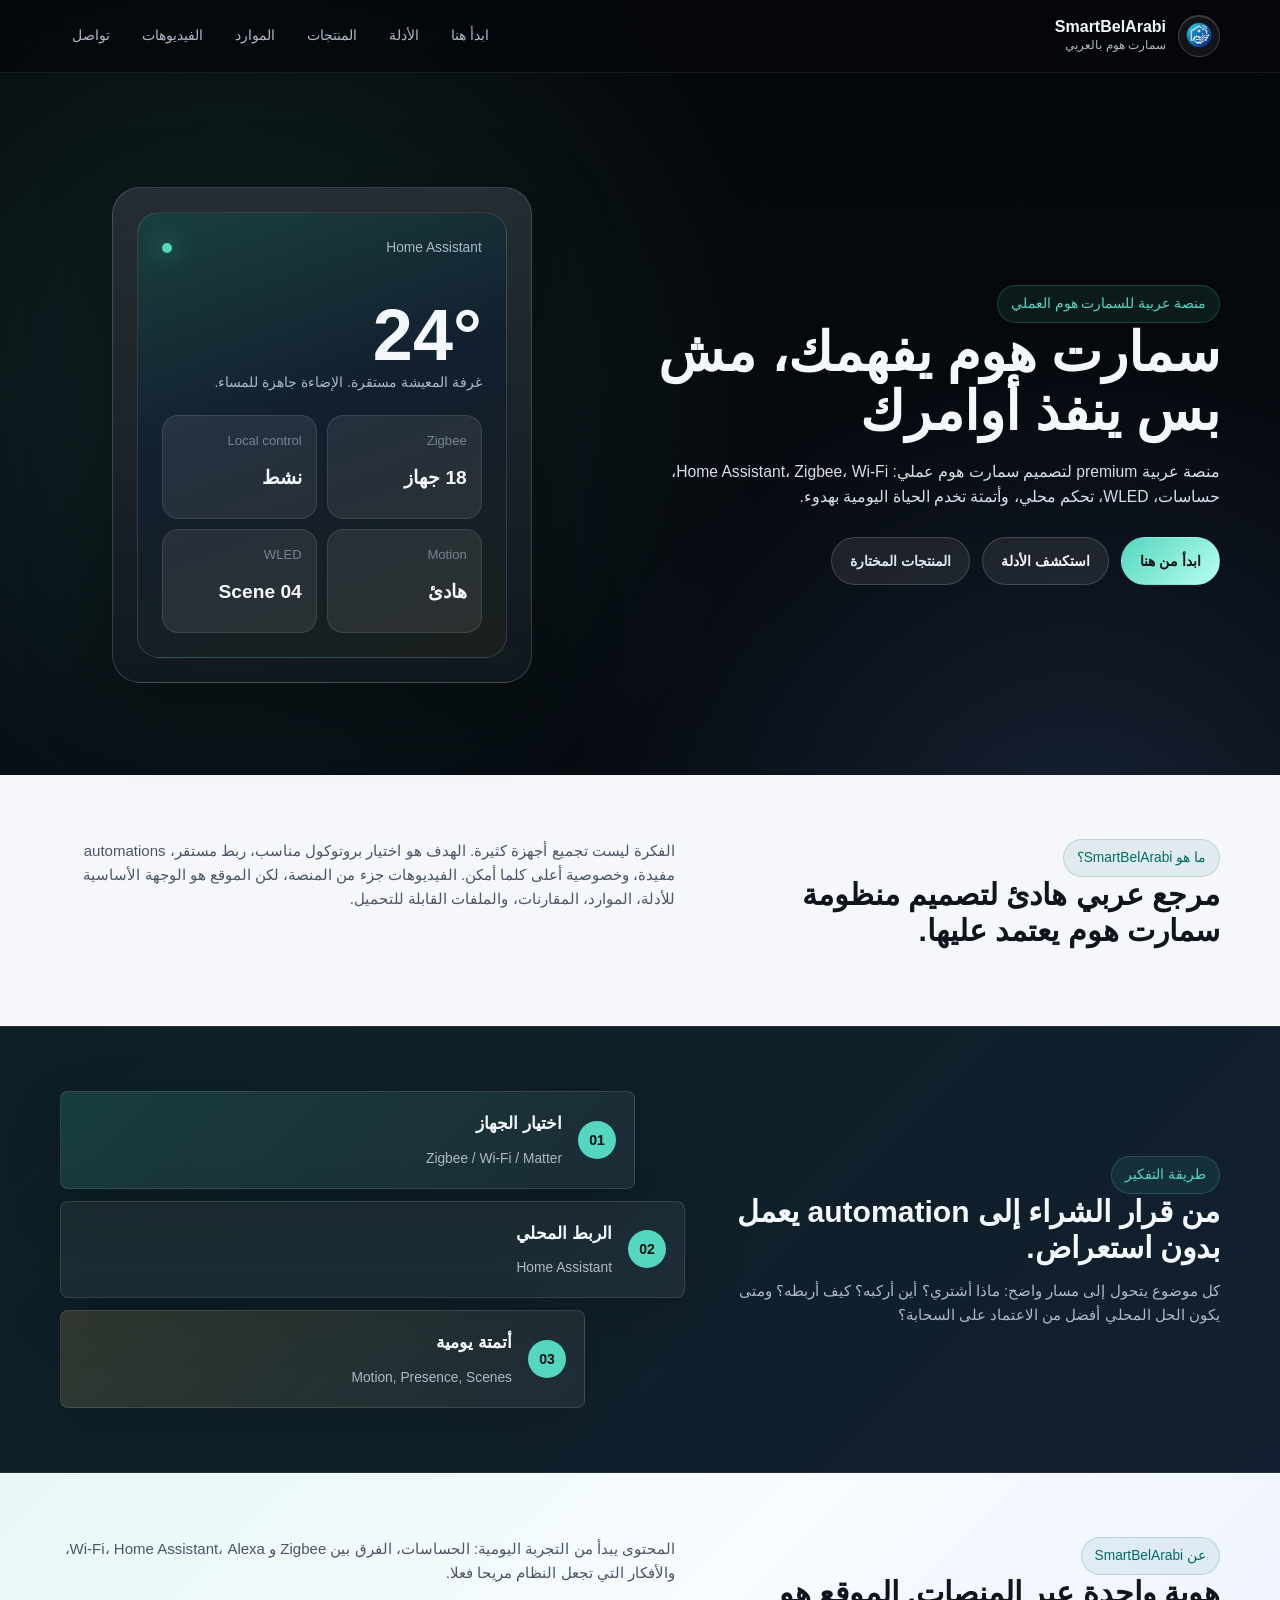
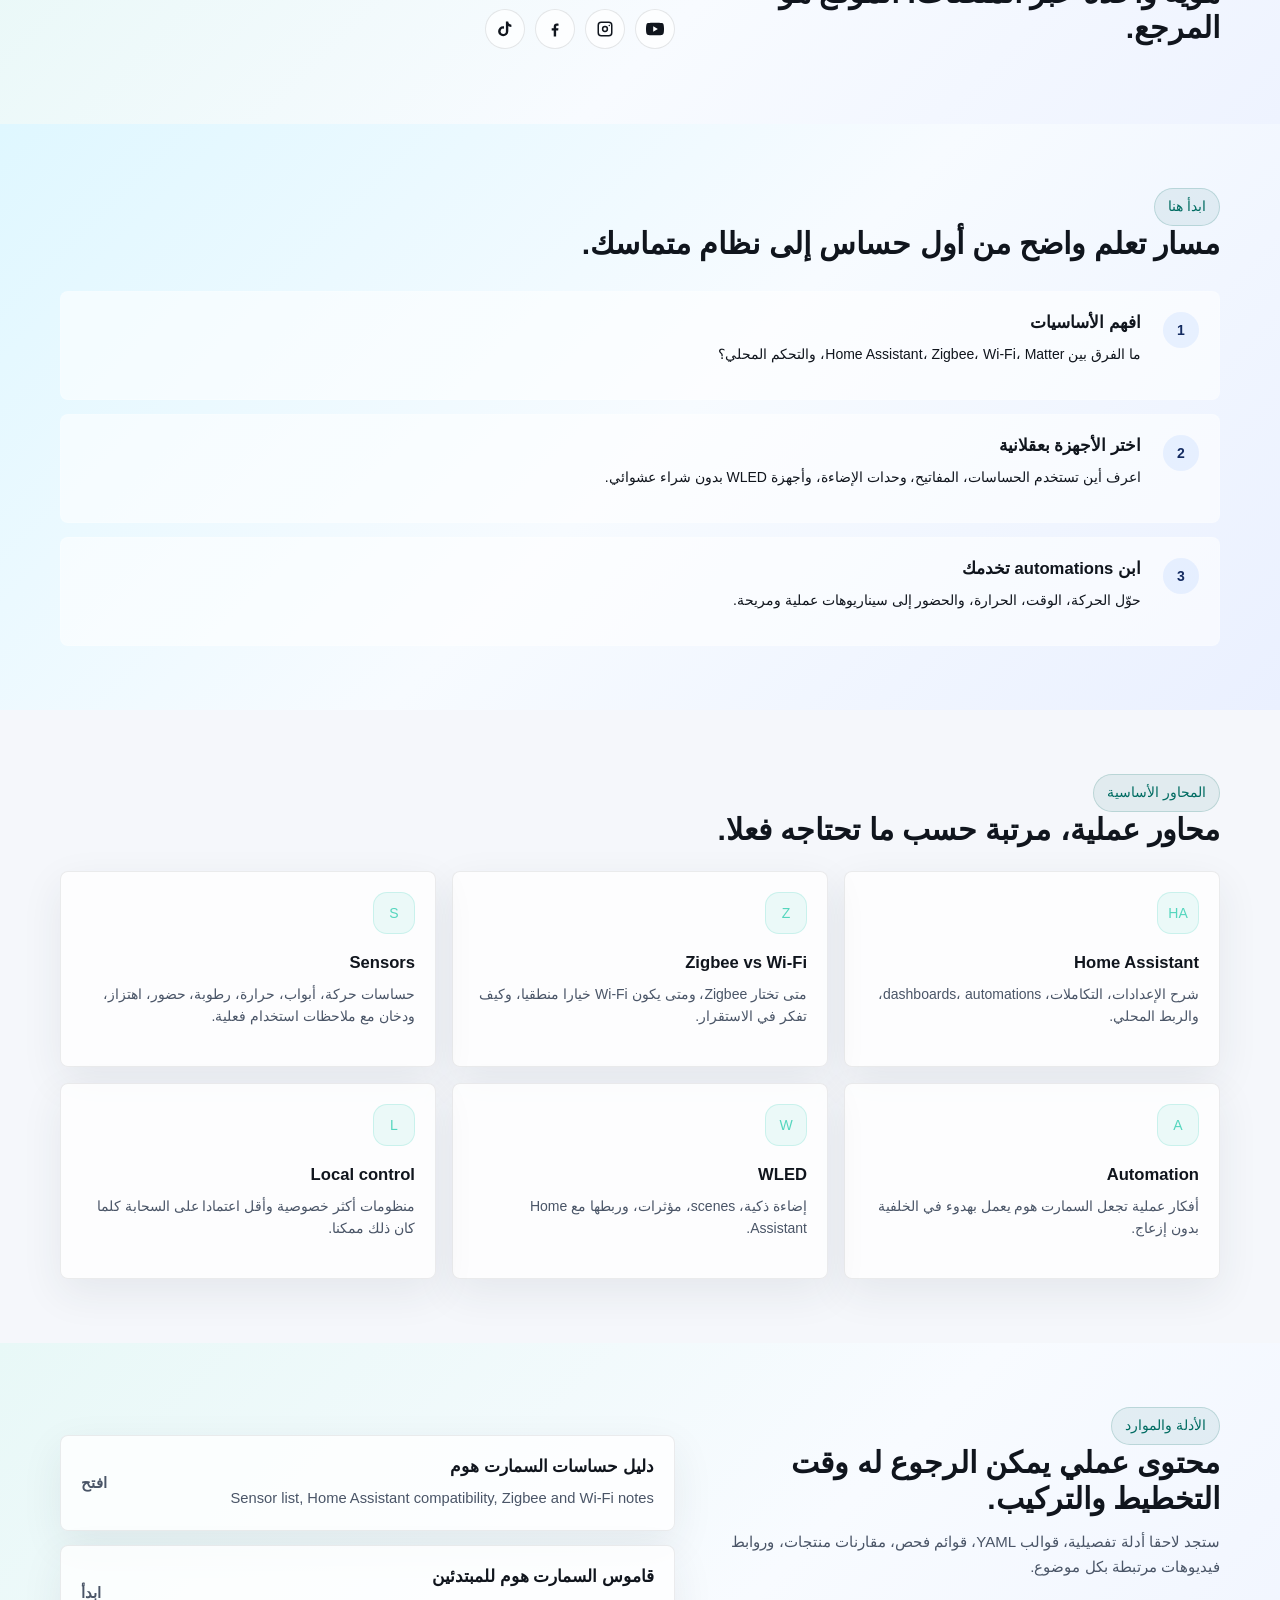
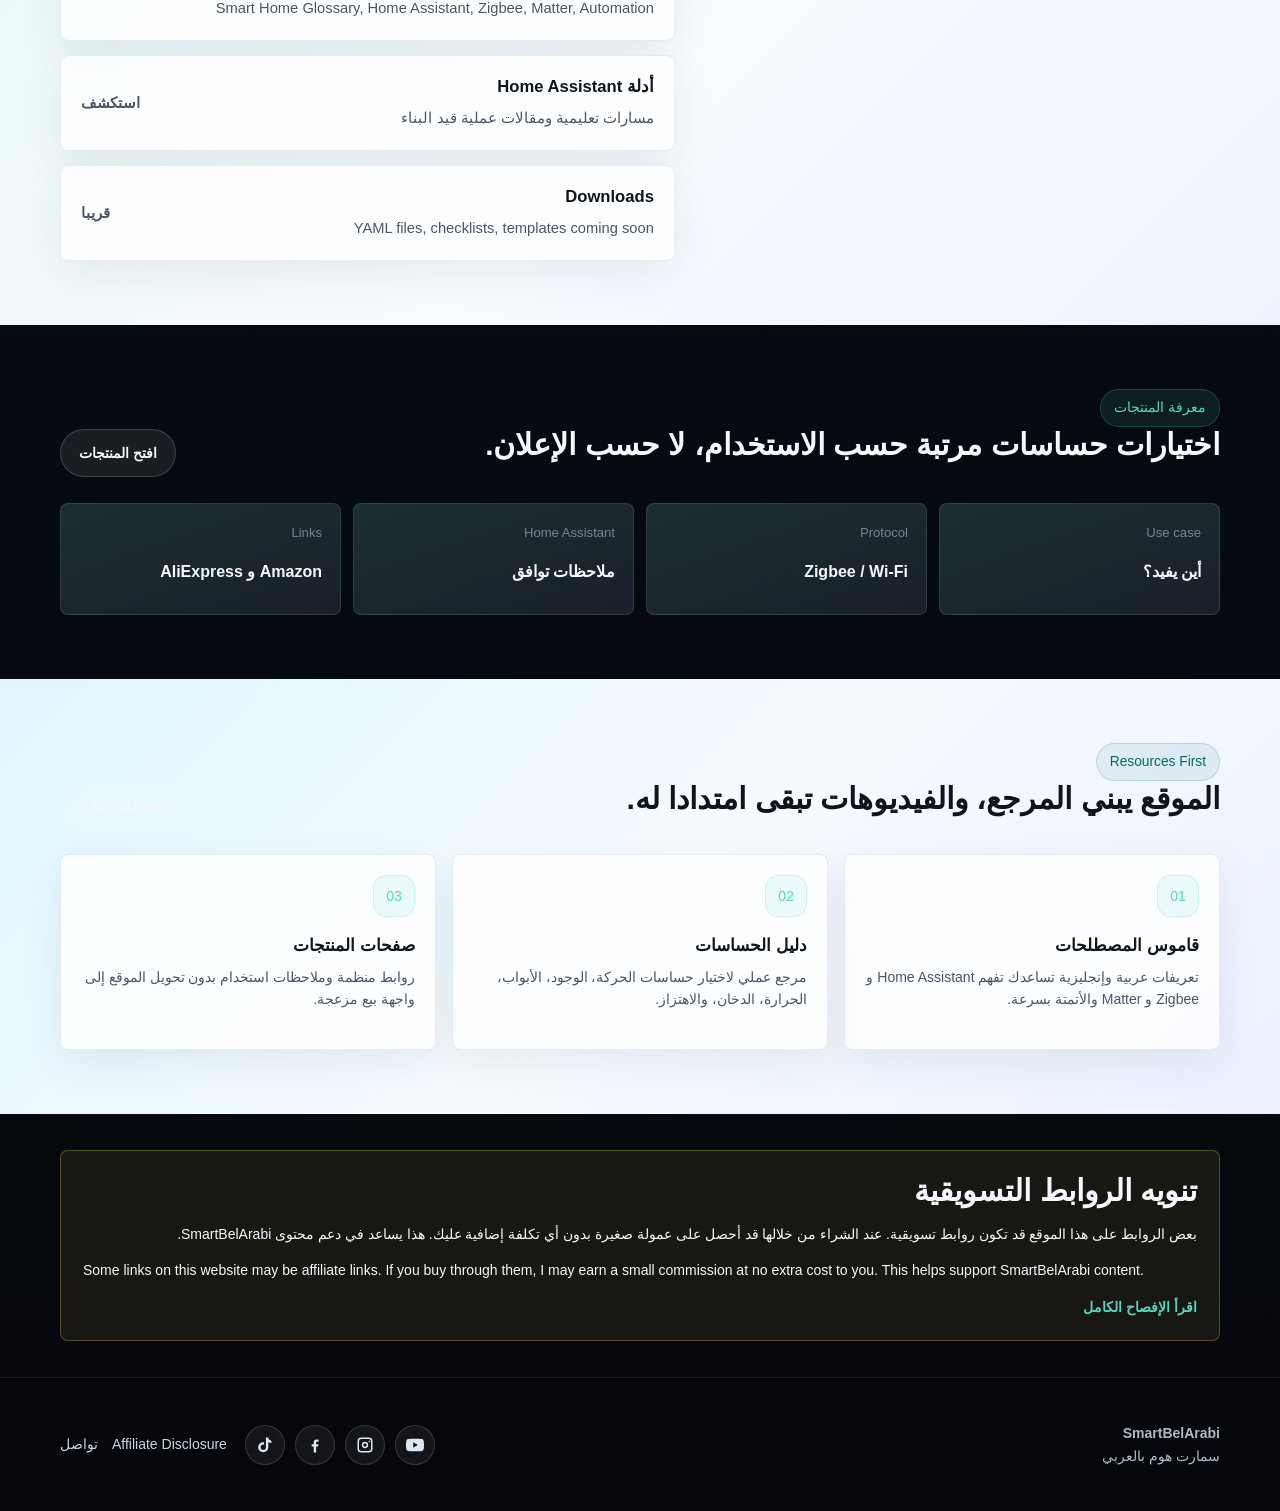
<file: index.html>
<!doctype html>
<html lang="ar" dir="rtl">
<head>
  <meta charset="utf-8">
  <meta name="viewport" content="width=device-width, initial-scale=1">
  <title>SmartBelArabi | سمارت هوم بالعربي، Home Assistant، Zigbee، Automation</title>
  <meta name="description" content="SmartBelArabi منصة عربية premium لفهم وبناء سمارت هوم عملي باستخدام Home Assistant، Zigbee، Wi-Fi، Sensors، WLED، Local control، Matter، والأتمتة.">
  <link rel="stylesheet" href="style.css">
</head>
<body>
  <header class="site-header">
    <div class="nav-shell">
      <a class="brand" href="index.html" aria-label="SmartBelArabi الرئيسية">
        <span class="brand-mark"><img src="assets/smart-bel-logo-white.png" alt="SmartBelArabi logo"></span>
        <span class="brand-text"><strong>SmartBelArabi</strong><span>سمارت هوم بالعربي</span></span>
      </a>
      <button class="menu-toggle" type="button" aria-label="فتح القائمة" aria-expanded="false"><span></span><span></span><span></span></button>
      <nav class="nav-links" aria-label="التنقل الرئيسي">
        <a href="pages/start-here.html">ابدأ هنا</a>
        <a href="guides/index.html">الأدلة</a>
        <a href="products/index.html">المنتجات</a>
        <a href="resources/index.html">الموارد</a>
        <a href="pages/videos.html">الفيديوهات</a>
        <a href="pages/contact.html">تواصل</a>
      </nav>
    </div>
  </header>

  <main>
    <section class="hero">
      <div class="section-inner hero-grid">
        <div>
          <span class="eyebrow">منصة عربية للسمارت هوم العملي</span>
          <h1>سمارت هوم يفهمك، مش بس ينفذ أوامرك</h1>
          <p class="lead">منصة عربية premium لتصميم سمارت هوم عملي: Home Assistant، Zigbee، Wi-Fi، حساسات، WLED، تحكم محلي، وأتمتة تخدم الحياة اليومية بهدوء.</p>
          <div class="actions">
            <a class="button primary" href="pages/start-here.html">ابدأ من هنا</a>
            <a class="button" href="guides/index.html">استكشف الأدلة</a>
            <a class="button ghost" href="products/index.html">المنتجات المختارة</a>
          </div>
        </div>
        <div class="device-stage" aria-hidden="true">
          <div class="device-panel">
            <div class="device-screen">
              <div class="screen-top"><span>Home Assistant</span><span class="status-dot"></span></div>
              <div class="metric"><strong>24°</strong><span>غرفة المعيشة مستقرة. الإضاءة جاهزة للمساء.</span></div>
              <div class="mini-grid">
                <div class="mini-card"><span>Zigbee</span><strong>18 جهاز</strong></div>
                <div class="mini-card"><span>Local control</span><strong>نشط</strong></div>
                <div class="mini-card"><span>Motion</span><strong>هادئ</strong></div>
                <div class="mini-card"><span>WLED</span><strong>Scene 04</strong></div>
              </div>
            </div>
          </div>
        </div>
      </div>
    </section>

    <section class="section light-surface">
      <div class="section-inner split">
        <div>
          <span class="eyebrow">ما هو SmartBelArabi؟</span>
          <h2>مرجع عربي هادئ لتصميم منظومة سمارت هوم يعتمد عليها.</h2>
        </div>
        <div>
          <p class="section-copy">الفكرة ليست تجميع أجهزة كثيرة. الهدف هو اختيار بروتوكول مناسب، ربط مستقر، automations مفيدة، وخصوصية أعلى كلما أمكن. الفيديوهات جزء من المنصة، لكن الموقع هو الوجهة الأساسية للأدلة، الموارد، المقارنات، والملفات القابلة للتحميل.</p>
        </div>
      </div>
    </section>

    <section class="section visual-band">
      <div class="section-inner visual-grid">
        <div>
          <span class="eyebrow">طريقة التفكير</span>
          <h2>من قرار الشراء إلى automation يعمل بدون استعراض.</h2>
          <p class="section-copy">كل موضوع يتحول إلى مسار واضح: ماذا أشتري؟ أين أركبه؟ كيف أربطه؟ ومتى يكون الحل المحلي أفضل من الاعتماد على السحابة؟</p>
        </div>
        <div class="flow-panel" aria-hidden="true">
          <div class="flow-card is-lit"><span>01</span><strong>اختيار الجهاز</strong><em>Zigbee / Wi-Fi / Matter</em></div>
          <div class="flow-card"><span>02</span><strong>الربط المحلي</strong><em>Home Assistant</em></div>
          <div class="flow-card is-warm"><span>03</span><strong>أتمتة يومية</strong><em>Motion, Presence, Scenes</em></div>
        </div>
      </div>
    </section>

    <section class="section mist-surface">
      <div class="section-inner split">
        <div>
          <span class="eyebrow">عن SmartBelArabi</span>
          <h2>هوية واحدة عبر المنصات. الموقع هو المرجع.</h2>
        </div>
        <div>
          <p class="section-copy">المحتوى يبدأ من التجربة اليومية: الحساسات، الفرق بين Zigbee و Wi-Fi، Home Assistant، Alexa، والأفكار التي تجعل النظام مريحا فعلا.</p>
          <div class="social-icon-links social-links" aria-label="روابط SmartBelArabi الاجتماعية">
            <a class="social-icon social-youtube" href="https://www.youtube.com/@smartbelarabi" aria-label="YouTube"><svg viewBox="0 0 24 24" aria-hidden="true"><path d="M23.5 6.2a3 3 0 0 0-2.1-2.1C19.5 3.6 12 3.6 12 3.6s-7.5 0-9.4.5A3 3 0 0 0 .5 6.2 31 31 0 0 0 0 12a31 31 0 0 0 .5 5.8 3 3 0 0 0 2.1 2.1c1.9.5 9.4.5 9.4.5s7.5 0 9.4-.5a3 3 0 0 0 2.1-2.1A31 31 0 0 0 24 12a31 31 0 0 0-.5-5.8zM9.6 15.6V8.4L15.8 12l-6.2 3.6z"/></svg></a>
            <a class="social-icon social-instagram" href="https://instagram.com/smartbelarabi" aria-label="Instagram"><svg viewBox="0 0 24 24" aria-hidden="true"><path d="M7 2h10a5 5 0 0 1 5 5v10a5 5 0 0 1-5 5H7a5 5 0 0 1-5-5V7a5 5 0 0 1 5-5zm0 2a3 3 0 0 0-3 3v10a3 3 0 0 0 3 3h10a3 3 0 0 0 3-3V7a3 3 0 0 0-3-3H7zm5 3.8A4.2 4.2 0 1 1 12 16.2 4.2 4.2 0 0 1 12 7.8zm0 2A2.2 2.2 0 1 0 12 14.2 2.2 2.2 0 0 0 12 9.8zM17.7 6.3a1 1 0 1 1-1 1 1 1 0 0 1 1-1z"/></svg></a>
            <a class="social-icon social-facebook" href="https://www.facebook.com/smartBelArabi" aria-label="Facebook"><svg viewBox="0 0 24 24" aria-hidden="true"><path d="M13.5 22v-8h2.7l.4-3h-3.1V9.1c0-.9.2-1.5 1.5-1.5h1.7V4.9c-.3 0-1.3-.1-2.4-.1-2.4 0-4 1.5-4 4.1V11H7.6v3h2.7v8h3.2z"/></svg></a>
            <a class="social-icon social-tiktok" href="https://www.tiktok.com/@smarthomebelarabi?_r=1&_t=ZS-96xCfoLJYSC" aria-label="TikTok"><svg viewBox="0 0 24 24" aria-hidden="true"><path d="M16.3 2c.3 2.5 1.7 4 4.2 4.2v3.2a7.7 7.7 0 0 1-4.1-1.3v6.9A6.8 6.8 0 1 1 9.6 8.2c.4 0 .7 0 1.1.1v3.4a3.5 3.5 0 1 0 2.5 3.3V2h3.1z"/></svg></a>
          </div>
        </div>
      </div>
    </section>

    <section class="section blue-surface">
      <div class="section-inner">
        <span class="eyebrow">ابدأ هنا</span>
        <h2>مسار تعلم واضح من أول حساس إلى نظام متماسك.</h2>
        <ol class="number-list">
          <li><div><h3>افهم الأساسيات</h3><p>ما الفرق بين Home Assistant، Zigbee، Wi-Fi، Matter، والتحكم المحلي؟</p></div></li>
          <li><div><h3>اختر الأجهزة بعقلانية</h3><p>اعرف أين تستخدم الحساسات، المفاتيح، وحدات الإضاءة، وأجهزة WLED بدون شراء عشوائي.</p></div></li>
          <li><div><h3>ابن automations تخدمك</h3><p>حوّل الحركة، الوقت، الحرارة، والحضور إلى سيناريوهات عملية ومريحة.</p></div></li>
        </ol>
      </div>
    </section>

    <section class="section light-surface">
      <div class="section-inner">
        <span class="eyebrow">المحاور الأساسية</span>
        <h2>محاور عملية، مرتبة حسب ما تحتاجه فعلا.</h2>
        <div class="card-grid">
          <article class="card"><div class="icon">HA</div><h3>Home Assistant</h3><p>شرح الإعدادات، التكاملات، dashboards، automations، والربط المحلي.</p></article>
          <article class="card"><div class="icon">Z</div><h3>Zigbee vs Wi-Fi</h3><p>متى تختار Zigbee، ومتى يكون Wi-Fi خيارا منطقيا، وكيف تفكر في الاستقرار.</p></article>
          <article class="card"><div class="icon">S</div><h3>Sensors</h3><p>حساسات حركة، أبواب، حرارة، رطوبة، حضور، اهتزاز، ودخان مع ملاحظات استخدام فعلية.</p></article>
          <article class="card"><div class="icon">A</div><h3>Automation</h3><p>أفكار عملية تجعل السمارت هوم يعمل بهدوء في الخلفية بدون إزعاج.</p></article>
          <article class="card"><div class="icon">W</div><h3>WLED</h3><p>إضاءة ذكية، scenes، مؤثرات، وربطها مع Home Assistant.</p></article>
          <article class="card"><div class="icon">L</div><h3>Local control</h3><p>منظومات أكثر خصوصية وأقل اعتمادا على السحابة كلما كان ذلك ممكنا.</p></article>
        </div>
      </div>
    </section>

    <section class="section mist-surface">
      <div class="section-inner split">
        <div>
          <span class="eyebrow">الأدلة والموارد</span>
          <h2>محتوى عملي يمكن الرجوع له وقت التخطيط والتركيب.</h2>
          <p class="section-copy">ستجد لاحقا أدلة تفصيلية، قوالب YAML، قوائم فحص، مقارنات منتجات، وروابط فيديوهات مرتبطة بكل موضوع.</p>
        </div>
        <div class="resource-list">
          <a class="resource-row" href="resources/sensors.html"><div><h3>دليل حساسات السمارت هوم</h3><span>Sensor list, Home Assistant compatibility, Zigbee and Wi-Fi notes</span></div><span class="placeholder-link">افتح</span></a>
          <a class="resource-row" href="resources/glossary.html"><div><h3>قاموس السمارت هوم للمبتدئين</h3><span>Smart Home Glossary, Home Assistant, Zigbee, Matter, Automation</span></div><span class="placeholder-link">ابدأ</span></a>
          <a class="resource-row" href="guides/index.html"><div><h3>أدلة Home Assistant</h3><span>مسارات تعليمية ومقالات عملية قيد البناء</span></div><span class="placeholder-link">استكشف</span></a>
          <a class="resource-row" href="downloads/index.html"><div><h3>Downloads</h3><span>YAML files, checklists, templates coming soon</span></div><span class="placeholder-link">قريبا</span></a>
        </div>
      </div>
    </section>

    <section class="section">
      <div class="section-inner">
        <div class="section-head">
          <div>
            <span class="eyebrow">معرفة المنتجات</span>
            <h2>اختيارات حساسات مرتبة حسب الاستخدام، لا حسب الإعلان.</h2>
          </div>
          <a class="button" href="products/index.html">افتح المنتجات</a>
        </div>
        <div class="feature-strip">
          <div><span>Use case</span><strong>أين يفيد؟</strong></div>
          <div><span>Protocol</span><strong>Zigbee / Wi-Fi</strong></div>
          <div><span>Home Assistant</span><strong>ملاحظات توافق</strong></div>
          <div><span>Links</span><strong>Amazon و AliExpress</strong></div>
        </div>
      </div>
    </section>

    <section class="section blue-surface">
      <div class="section-inner">
        <div class="section-head">
          <div>
            <span class="eyebrow">Resources First</span>
            <h2>الموقع يبني المرجع، والفيديوهات تبقى امتدادا له.</h2>
          </div>
          <a class="button" href="pages/videos.html">مكتبة الفيديوهات</a>
        </div>
        <div class="card-grid">
          <article class="card"><div class="icon">01</div><h3>قاموس المصطلحات</h3><p>تعريفات عربية وإنجليزية تساعدك تفهم Home Assistant و Zigbee و Matter والأتمتة بسرعة.</p></article>
          <article class="card"><div class="icon">02</div><h3>دليل الحساسات</h3><p>مرجع عملي لاختيار حساسات الحركة، الوجود، الأبواب، الحرارة، الدخان، والاهتزاز.</p></article>
          <article class="card"><div class="icon">03</div><h3>صفحات المنتجات</h3><p>روابط منظمة وملاحظات استخدام بدون تحويل الموقع إلى واجهة بيع مزعجة.</p></article>
        </div>
      </div>
    </section>

    <section class="section compact">
      <div class="section-inner notice">
        <h2>تنويه الروابط التسويقية</h2>
        <p>بعض الروابط على هذا الموقع قد تكون روابط تسويقية. عند الشراء من خلالها قد أحصل على عمولة صغيرة بدون أي تكلفة إضافية عليك. هذا يساعد في دعم محتوى SmartBelArabi.</p>
        <p lang="en" dir="ltr">Some links on this website may be affiliate links. If you buy through them, I may earn a small commission at no extra cost to you. This helps support SmartBelArabi content.</p>
        <a class="placeholder-link" href="pages/affiliate-disclosure.html">اقرأ الإفصاح الكامل</a>
      </div>
    </section>
  </main>

  <footer class="site-footer">
    <div class="section-inner footer-grid">
      <div><strong>SmartBelArabi</strong><br><span>سمارت هوم بالعربي</span></div>
      <div class="social-icon-links" aria-label="روابط SmartBelArabi الاجتماعية">
        <a class="social-icon social-youtube" href="https://www.youtube.com/@smartbelarabi" aria-label="YouTube"><svg viewBox="0 0 24 24" aria-hidden="true"><path d="M23.5 6.2a3 3 0 0 0-2.1-2.1C19.5 3.6 12 3.6 12 3.6s-7.5 0-9.4.5A3 3 0 0 0 .5 6.2 31 31 0 0 0 0 12a31 31 0 0 0 .5 5.8 3 3 0 0 0 2.1 2.1c1.9.5 9.4.5 9.4.5s7.5 0 9.4-.5a3 3 0 0 0 2.1-2.1A31 31 0 0 0 24 12a31 31 0 0 0-.5-5.8zM9.6 15.6V8.4L15.8 12l-6.2 3.6z"/></svg></a>
        <a class="social-icon social-instagram" href="https://instagram.com/smartbelarabi" aria-label="Instagram"><svg viewBox="0 0 24 24" aria-hidden="true"><path d="M7 2h10a5 5 0 0 1 5 5v10a5 5 0 0 1-5 5H7a5 5 0 0 1-5-5V7a5 5 0 0 1 5-5zm0 2a3 3 0 0 0-3 3v10a3 3 0 0 0 3 3h10a3 3 0 0 0 3-3V7a3 3 0 0 0-3-3H7zm5 3.8A4.2 4.2 0 1 1 12 16.2 4.2 4.2 0 0 1 12 7.8zm0 2A2.2 2.2 0 1 0 12 14.2 2.2 2.2 0 0 0 12 9.8zM17.7 6.3a1 1 0 1 1-1 1 1 1 0 0 1 1-1z"/></svg></a>
        <a class="social-icon social-facebook" href="https://www.facebook.com/smartBelArabi" aria-label="Facebook"><svg viewBox="0 0 24 24" aria-hidden="true"><path d="M13.5 22v-8h2.7l.4-3h-3.1V9.1c0-.9.2-1.5 1.5-1.5h1.7V4.9c-.3 0-1.3-.1-2.4-.1-2.4 0-4 1.5-4 4.1V11H7.6v3h2.7v8h3.2z"/></svg></a>
        <a class="social-icon social-tiktok" href="https://www.tiktok.com/@smarthomebelarabi?_r=1&_t=ZS-96xCfoLJYSC" aria-label="TikTok"><svg viewBox="0 0 24 24" aria-hidden="true"><path d="M16.3 2c.3 2.5 1.7 4 4.2 4.2v3.2a7.7 7.7 0 0 1-4.1-1.3v6.9A6.8 6.8 0 1 1 9.6 8.2c.4 0 .7 0 1.1.1v3.4a3.5 3.5 0 1 0 2.5 3.3V2h3.1z"/></svg></a>
      </div>
      <div class="footer-links"><a href="pages/affiliate-disclosure.html">Affiliate Disclosure</a><a href="pages/contact.html">تواصل</a></div>
    </div>
  </footer>
  <script src="script.js"></script>
</body>
</html>
</file>
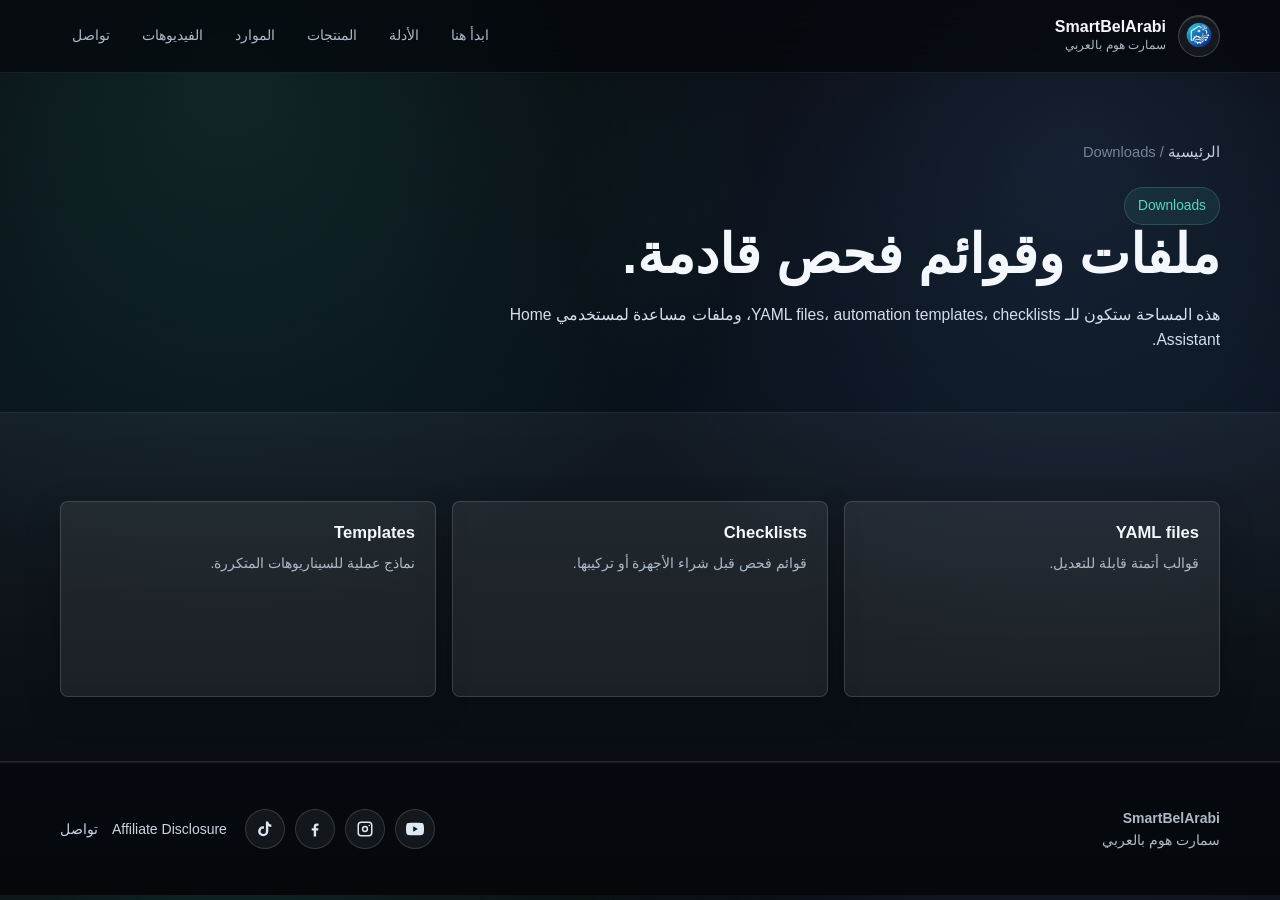
<file: downloads/index.html>
<!doctype html>
<html lang="ar" dir="rtl">
<head>
  <meta charset="utf-8">
  <meta name="viewport" content="width=device-width, initial-scale=1">
  <title>Downloads | SmartBelArabi YAML, Checklists, Templates</title>
  <meta name="description" content="تحميلات SmartBelArabi القادمة: YAML files، automation templates، checklists، وموارد Home Assistant للسمارت هوم بالعربي.">
  <link rel="stylesheet" href="../style.css">
</head>
<body>
  <header class="site-header"><div class="nav-shell"><a class="brand" href="../index.html"><span class="brand-mark"><img src="../assets/smart-bel-logo-white.png" alt="SmartBelArabi logo"></span><span class="brand-text"><strong>SmartBelArabi</strong><span>سمارت هوم بالعربي</span></span></a><button class="menu-toggle" type="button" aria-label="فتح القائمة" aria-expanded="false"><span></span><span></span><span></span></button><nav class="nav-links" aria-label="التنقل الرئيسي"><a href="../pages/start-here.html">ابدأ هنا</a><a href="../guides/index.html">الأدلة</a><a href="../products/index.html">المنتجات</a><a href="../resources/index.html">الموارد</a><a href="../pages/videos.html">الفيديوهات</a><a href="../pages/contact.html">تواصل</a></nav></div></header>
  <main>
    <section class="page-hero"><div class="section-inner"><div class="breadcrumbs"><a href="../index.html">الرئيسية</a> / Downloads</div><span class="eyebrow">Downloads</span><h1>ملفات وقوائم فحص قادمة.</h1><p class="lead">هذه المساحة ستكون للـ YAML files، automation templates، checklists، وملفات مساعدة لمستخدمي Home Assistant.</p></div></section>
    <section class="section band"><div class="section-inner card-grid"><article class="card"><h3>YAML files</h3><p>قوالب أتمتة قابلة للتعديل.</p></article><article class="card"><h3>Checklists</h3><p>قوائم فحص قبل شراء الأجهزة أو تركيبها.</p></article><article class="card"><h3>Templates</h3><p>نماذج عملية للسيناريوهات المتكررة.</p></article></div></section>
  </main>
  <footer class="site-footer">
    <div class="section-inner footer-grid">
      <div><strong>SmartBelArabi</strong><br><span>سمارت هوم بالعربي</span></div>
      <div class="social-icon-links" aria-label="روابط SmartBelArabi الاجتماعية">
        <a class="social-icon social-youtube" href="https://www.youtube.com/@smartbelarabi" aria-label="YouTube"><svg viewBox="0 0 24 24" aria-hidden="true"><path d="M23.5 6.2a3 3 0 0 0-2.1-2.1C19.5 3.6 12 3.6 12 3.6s-7.5 0-9.4.5A3 3 0 0 0 .5 6.2 31 31 0 0 0 0 12a31 31 0 0 0 .5 5.8 3 3 0 0 0 2.1 2.1c1.9.5 9.4.5 9.4.5s7.5 0 9.4-.5a3 3 0 0 0 2.1-2.1A31 31 0 0 0 24 12a31 31 0 0 0-.5-5.8zM9.6 15.6V8.4L15.8 12l-6.2 3.6z"/></svg></a>
        <a class="social-icon social-instagram" href="https://instagram.com/smartbelarabi" aria-label="Instagram"><svg viewBox="0 0 24 24" aria-hidden="true"><path d="M7 2h10a5 5 0 0 1 5 5v10a5 5 0 0 1-5 5H7a5 5 0 0 1-5-5V7a5 5 0 0 1 5-5zm0 2a3 3 0 0 0-3 3v10a3 3 0 0 0 3 3h10a3 3 0 0 0 3-3V7a3 3 0 0 0-3-3H7zm5 3.8A4.2 4.2 0 1 1 12 16.2 4.2 4.2 0 0 1 12 7.8zm0 2A2.2 2.2 0 1 0 12 14.2 2.2 2.2 0 0 0 12 9.8zM17.7 6.3a1 1 0 1 1-1 1 1 1 0 0 1 1-1z"/></svg></a>
        <a class="social-icon social-facebook" href="https://www.facebook.com/smartBelArabi" aria-label="Facebook"><svg viewBox="0 0 24 24" aria-hidden="true"><path d="M13.5 22v-8h2.7l.4-3h-3.1V9.1c0-.9.2-1.5 1.5-1.5h1.7V4.9c-.3 0-1.3-.1-2.4-.1-2.4 0-4 1.5-4 4.1V11H7.6v3h2.7v8h3.2z"/></svg></a>
        <a class="social-icon social-tiktok" href="https://www.tiktok.com/@smarthomebelarabi?_r=1&_t=ZS-96xCfoLJYSC" aria-label="TikTok"><svg viewBox="0 0 24 24" aria-hidden="true"><path d="M16.3 2c.3 2.5 1.7 4 4.2 4.2v3.2a7.7 7.7 0 0 1-4.1-1.3v6.9A6.8 6.8 0 1 1 9.6 8.2c.4 0 .7 0 1.1.1v3.4a3.5 3.5 0 1 0 2.5 3.3V2h3.1z"/></svg></a>
      </div>
      <div class="footer-links"><a href="../pages/affiliate-disclosure.html">Affiliate Disclosure</a><a href="../pages/contact.html">تواصل</a></div>
    </div>
  </footer>
  <script src="../script.js"></script>
</body>
</html>
</file>
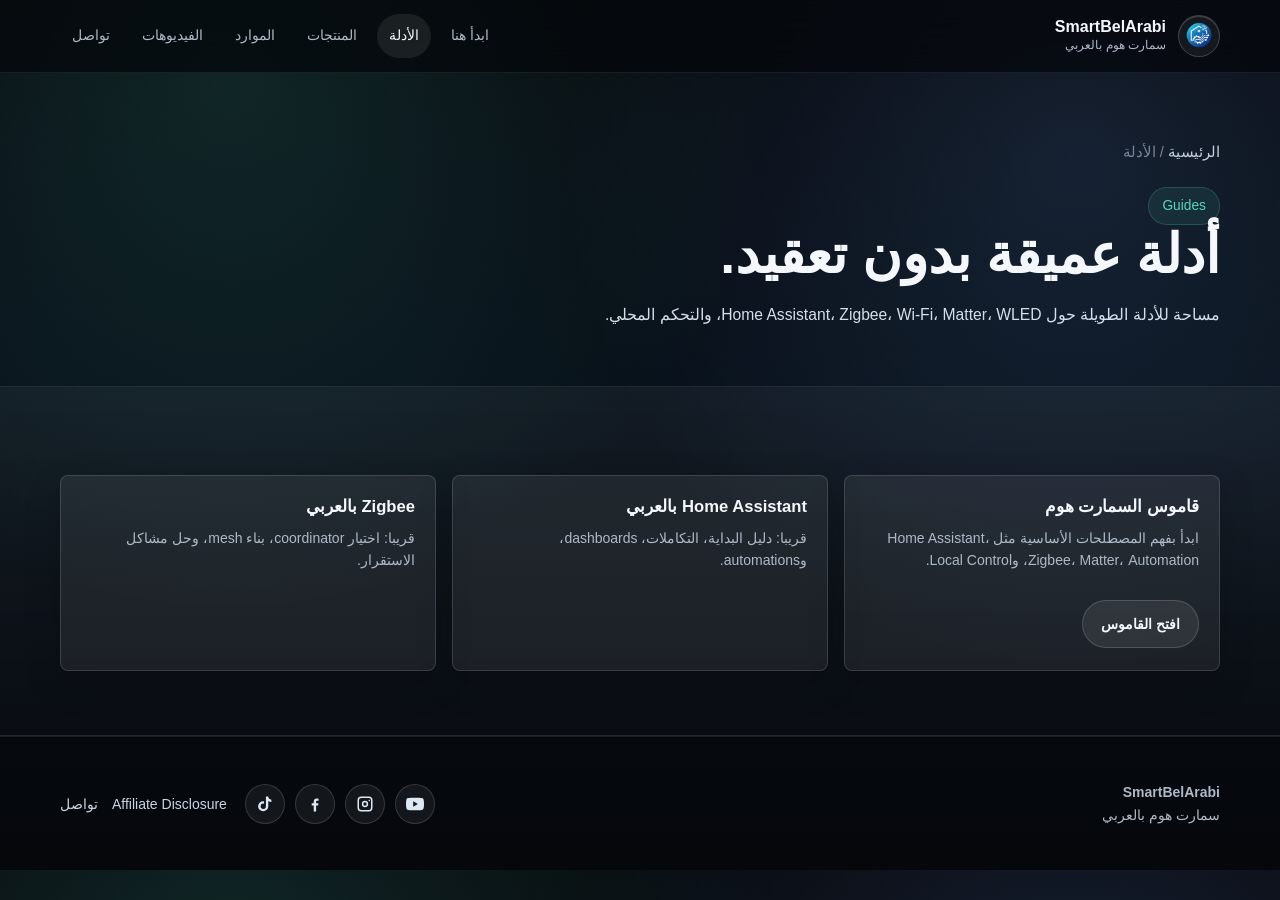
<file: guides/index.html>
<!doctype html>
<html lang="ar" dir="rtl">
<head>
  <meta charset="utf-8">
  <meta name="viewport" content="width=device-width, initial-scale=1">
  <title>الأدلة | SmartBelArabi Guides</title>
  <meta name="description" content="أدلة SmartBelArabi لتعلم Home Assistant بالعربي، Zigbee، Wi-Fi vs Zigbee، WLED، Automation، Sensors، و Local control.">
  <link rel="stylesheet" href="../style.css">
</head>
<body>
  <header class="site-header"><div class="nav-shell"><a class="brand" href="../index.html"><span class="brand-mark"><img src="../assets/smart-bel-logo-white.png" alt="SmartBelArabi logo"></span><span class="brand-text"><strong>SmartBelArabi</strong><span>سمارت هوم بالعربي</span></span></a><button class="menu-toggle" type="button" aria-label="فتح القائمة" aria-expanded="false"><span></span><span></span><span></span></button><nav class="nav-links" aria-label="التنقل الرئيسي"><a href="../pages/start-here.html">ابدأ هنا</a><a href="index.html" aria-current="page">الأدلة</a><a href="../products/index.html">المنتجات</a><a href="../resources/index.html">الموارد</a><a href="../pages/videos.html">الفيديوهات</a><a href="../pages/contact.html">تواصل</a></nav></div></header>
  <main>
    <section class="page-hero"><div class="section-inner"><div class="breadcrumbs"><a href="../index.html">الرئيسية</a> / الأدلة</div><span class="eyebrow">Guides</span><h1>أدلة عميقة بدون تعقيد.</h1><p class="lead">مساحة للأدلة الطويلة حول Home Assistant، Zigbee، Wi-Fi، Matter، WLED، والتحكم المحلي.</p></div></section>
    <section class="section band"><div class="section-inner card-grid"><article class="card"><h3>قاموس السمارت هوم</h3><p>ابدأ بفهم المصطلحات الأساسية مثل Home Assistant، Zigbee، Matter، Automation، وLocal Control.</p><div class="actions"><a class="button" href="../resources/glossary.html">افتح القاموس</a></div></article><article class="card"><h3>Home Assistant بالعربي</h3><p>قريبا: دليل البداية، التكاملات، dashboards، وautomations.</p></article><article class="card"><h3>Zigbee بالعربي</h3><p>قريبا: اختيار coordinator، بناء mesh، وحل مشاكل الاستقرار.</p></article></div></section>
  </main>
  <footer class="site-footer">
    <div class="section-inner footer-grid">
      <div><strong>SmartBelArabi</strong><br><span>سمارت هوم بالعربي</span></div>
      <div class="social-icon-links" aria-label="روابط SmartBelArabi الاجتماعية">
        <a class="social-icon social-youtube" href="https://www.youtube.com/@smartbelarabi" aria-label="YouTube"><svg viewBox="0 0 24 24" aria-hidden="true"><path d="M23.5 6.2a3 3 0 0 0-2.1-2.1C19.5 3.6 12 3.6 12 3.6s-7.5 0-9.4.5A3 3 0 0 0 .5 6.2 31 31 0 0 0 0 12a31 31 0 0 0 .5 5.8 3 3 0 0 0 2.1 2.1c1.9.5 9.4.5 9.4.5s7.5 0 9.4-.5a3 3 0 0 0 2.1-2.1A31 31 0 0 0 24 12a31 31 0 0 0-.5-5.8zM9.6 15.6V8.4L15.8 12l-6.2 3.6z"/></svg></a>
        <a class="social-icon social-instagram" href="https://instagram.com/smartbelarabi" aria-label="Instagram"><svg viewBox="0 0 24 24" aria-hidden="true"><path d="M7 2h10a5 5 0 0 1 5 5v10a5 5 0 0 1-5 5H7a5 5 0 0 1-5-5V7a5 5 0 0 1 5-5zm0 2a3 3 0 0 0-3 3v10a3 3 0 0 0 3 3h10a3 3 0 0 0 3-3V7a3 3 0 0 0-3-3H7zm5 3.8A4.2 4.2 0 1 1 12 16.2 4.2 4.2 0 0 1 12 7.8zm0 2A2.2 2.2 0 1 0 12 14.2 2.2 2.2 0 0 0 12 9.8zM17.7 6.3a1 1 0 1 1-1 1 1 1 0 0 1 1-1z"/></svg></a>
        <a class="social-icon social-facebook" href="https://www.facebook.com/smartBelArabi" aria-label="Facebook"><svg viewBox="0 0 24 24" aria-hidden="true"><path d="M13.5 22v-8h2.7l.4-3h-3.1V9.1c0-.9.2-1.5 1.5-1.5h1.7V4.9c-.3 0-1.3-.1-2.4-.1-2.4 0-4 1.5-4 4.1V11H7.6v3h2.7v8h3.2z"/></svg></a>
        <a class="social-icon social-tiktok" href="https://www.tiktok.com/@smarthomebelarabi?_r=1&_t=ZS-96xCfoLJYSC" aria-label="TikTok"><svg viewBox="0 0 24 24" aria-hidden="true"><path d="M16.3 2c.3 2.5 1.7 4 4.2 4.2v3.2a7.7 7.7 0 0 1-4.1-1.3v6.9A6.8 6.8 0 1 1 9.6 8.2c.4 0 .7 0 1.1.1v3.4a3.5 3.5 0 1 0 2.5 3.3V2h3.1z"/></svg></a>
      </div>
      <div class="footer-links"><a href="../pages/affiliate-disclosure.html">Affiliate Disclosure</a><a href="../pages/contact.html">تواصل</a></div>
    </div>
  </footer>
  <script src="../script.js"></script>
</body>
</html>
</file>
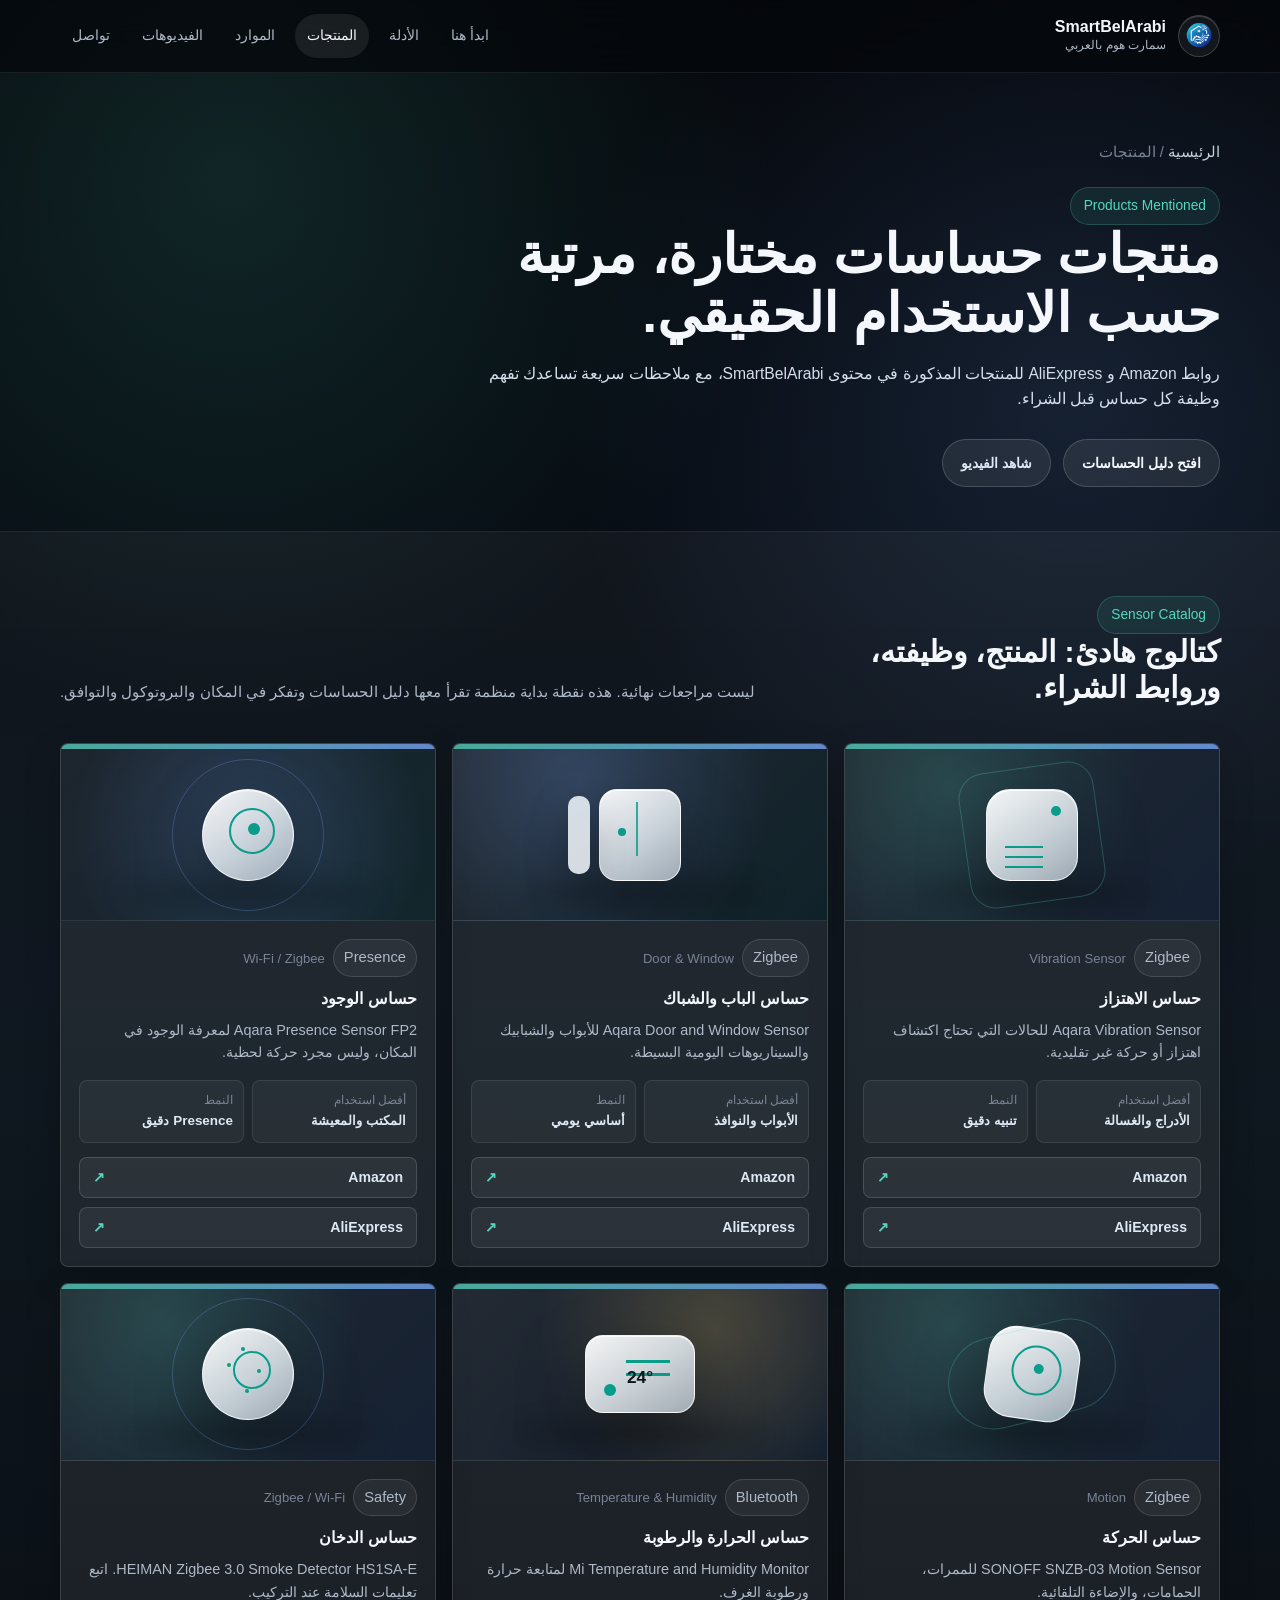
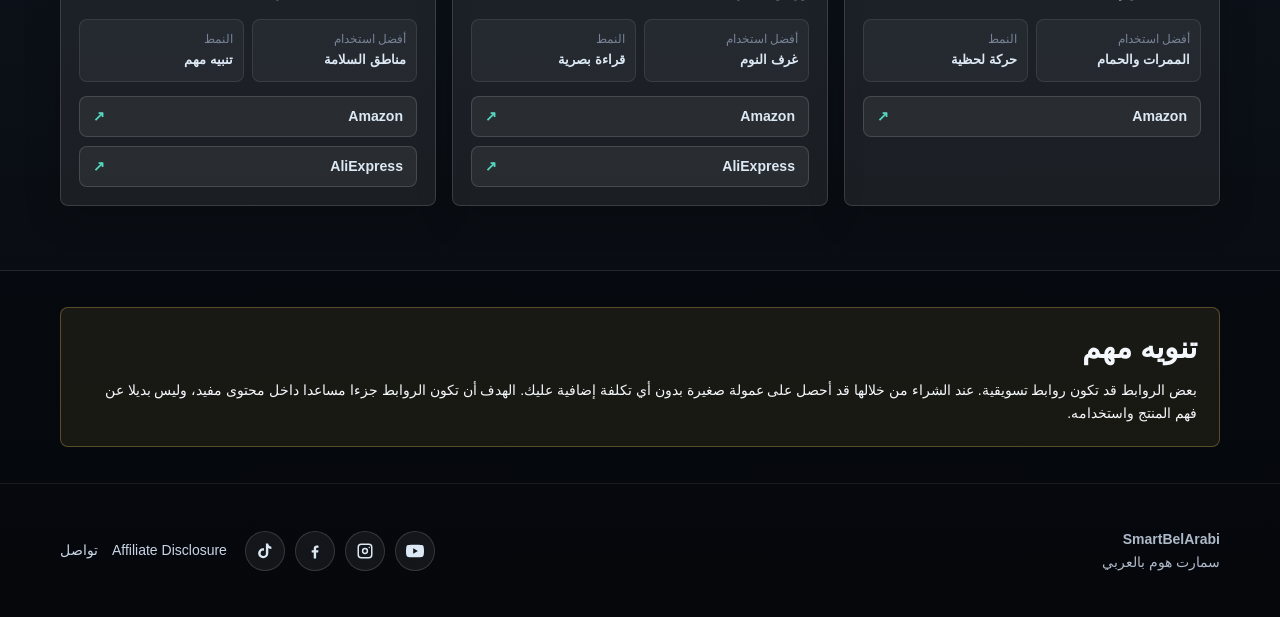
<file: products/index.html>
<!doctype html>
<html lang="ar" dir="rtl">
<head>
  <meta charset="utf-8">
  <meta name="viewport" content="width=device-width, initial-scale=1">
  <title>المنتجات | SmartBelArabi Product Knowledge</title>
  <meta name="description" content="منتجات حساسات السمارت هوم المذكورة في SmartBelArabi مع روابط Amazon و AliExpress وملاحظات Home Assistant و Zigbee و Wi-Fi.">
  <link rel="stylesheet" href="../style.css">
</head>
<body>
  <header class="site-header">
    <div class="nav-shell">
      <a class="brand" href="../index.html"><span class="brand-mark"><img src="../assets/smart-bel-logo-white.png" alt="SmartBelArabi logo"></span><span class="brand-text"><strong>SmartBelArabi</strong><span>سمارت هوم بالعربي</span></span></a>
      <button class="menu-toggle" type="button" aria-label="فتح القائمة" aria-expanded="false"><span></span><span></span><span></span></button>
      <nav class="nav-links" aria-label="التنقل الرئيسي">
        <a href="../pages/start-here.html">ابدأ هنا</a>
        <a href="../guides/index.html">الأدلة</a>
        <a href="index.html" aria-current="page">المنتجات</a>
        <a href="../resources/index.html">الموارد</a>
        <a href="../pages/videos.html">الفيديوهات</a>
        <a href="../pages/contact.html">تواصل</a>
      </nav>
    </div>
  </header>
  <main>
    <section class="page-hero">
      <div class="section-inner">
        <div class="breadcrumbs"><a href="../index.html">الرئيسية</a> / المنتجات</div>
        <span class="eyebrow">Products Mentioned</span>
        <h1>منتجات حساسات مختارة، مرتبة حسب الاستخدام الحقيقي.</h1>
        <p class="lead">روابط Amazon و AliExpress للمنتجات المذكورة في محتوى SmartBelArabi، مع ملاحظات سريعة تساعدك تفهم وظيفة كل حساس قبل الشراء.</p>
        <div class="actions"><a class="button" href="../resources/sensors.html">افتح دليل الحساسات</a><a class="button ghost" href="https://www.youtube.com/watch?v=VCcr8wxcW9g">شاهد الفيديو</a></div>
      </div>
    </section>

    <section class="section band">
      <div class="section-inner">
        <div class="section-head">
          <div>
            <span class="eyebrow">Sensor Catalog</span>
            <h2>كتالوج هادئ: المنتج، وظيفته، وروابط الشراء.</h2>
          </div>
          <p class="section-copy">ليست مراجعات نهائية. هذه نقطة بداية منظمة تقرأ معها دليل الحساسات وتفكر في المكان والبروتوكول والتوافق.</p>
        </div>
        <div class="product-grid">
          <article class="product-card">
            <div class="product-media media-vibration" aria-hidden="true"><span class="device-shape shape-vibration"></span><span class="signal-rings"></span></div>
            <div class="product-body">
              <div class="meta-line"><span class="tag">Zigbee</span><span>Vibration Sensor</span></div>
              <h3>حساس الاهتزاز</h3>
              <p>Aqara Vibration Sensor للحالات التي تحتاج اكتشاف اهتزاز أو حركة غير تقليدية.</p>
              <dl class="spec-list"><div><dt>أفضل استخدام</dt><dd>الأدراج والغسالة</dd></div><div><dt>النمط</dt><dd>تنبيه دقيق</dd></div></dl>
              <div class="buy-links"><div><a class="buy-link" href="https://amzn.to/43722EF">Amazon</a></div><div><a class="buy-link" href="https://s.click.aliexpress.com/e/_c3qJVD4v">AliExpress</a></div></div>
            </div>
          </article>

          <article class="product-card">
            <div class="product-media media-door" aria-hidden="true"><span class="device-shape shape-door"></span><span class="magnet-piece"></span></div>
            <div class="product-body">
              <div class="meta-line"><span class="tag">Zigbee</span><span>Door & Window</span></div>
              <h3>حساس الباب والشباك</h3>
              <p>Aqara Door and Window Sensor للأبواب والشبابيك والسيناريوهات اليومية البسيطة.</p>
              <dl class="spec-list"><div><dt>أفضل استخدام</dt><dd>الأبواب والنوافذ</dd></div><div><dt>النمط</dt><dd>أساسي يومي</dd></div></dl>
              <div class="buy-links"><div><a class="buy-link" href="https://amzn.to/4ud5kB8">Amazon</a></div><div><a class="buy-link" href="https://s.click.aliexpress.com/e/_c3cr5fTP">AliExpress</a></div></div>
            </div>
          </article>

          <article class="product-card">
            <div class="product-media media-presence" aria-hidden="true"><span class="device-shape shape-presence"></span><span class="presence-zone"></span></div>
            <div class="product-body">
              <div class="meta-line"><span class="tag">Presence</span><span>Wi-Fi / Zigbee</span></div>
              <h3>حساس الوجود</h3>
              <p>Aqara Presence Sensor FP2 لمعرفة الوجود في المكان، وليس مجرد حركة لحظية.</p>
              <dl class="spec-list"><div><dt>أفضل استخدام</dt><dd>المكتب والمعيشة</dd></div><div><dt>النمط</dt><dd>Presence دقيق</dd></div></dl>
              <div class="buy-links"><div><a class="buy-link" href="https://amzn.to/4dXv6Dp">Amazon</a></div><div><a class="buy-link" href="https://s.click.aliexpress.com/e/_c3LOvN1j">AliExpress</a></div></div>
            </div>
          </article>

          <article class="product-card">
            <div class="product-media media-motion" aria-hidden="true"><span class="device-shape shape-motion"></span><span class="motion-beam"></span></div>
            <div class="product-body">
              <div class="meta-line"><span class="tag">Zigbee</span><span>Motion</span></div>
              <h3>حساس الحركة</h3>
              <p>SONOFF SNZB-03 Motion Sensor للممرات، الحمامات، والإضاءة التلقائية.</p>
              <dl class="spec-list"><div><dt>أفضل استخدام</dt><dd>الممرات والحمام</dd></div><div><dt>النمط</dt><dd>حركة لحظية</dd></div></dl>
              <div class="buy-links"><div><a class="buy-link" href="https://amzn.to/4vthffp">Amazon</a></div></div>
            </div>
          </article>

          <article class="product-card">
            <div class="product-media media-temp" aria-hidden="true"><span class="device-shape shape-temp"></span><span class="temp-reading">24°</span></div>
            <div class="product-body">
              <div class="meta-line"><span class="tag">Bluetooth</span><span>Temperature & Humidity</span></div>
              <h3>حساس الحرارة والرطوبة</h3>
              <p>Mi Temperature and Humidity Monitor لمتابعة حرارة ورطوبة الغرف.</p>
              <dl class="spec-list"><div><dt>أفضل استخدام</dt><dd>غرف النوم</dd></div><div><dt>النمط</dt><dd>قراءة بصرية</dd></div></dl>
              <div class="buy-links"><div><a class="buy-link" href="https://amzn.to/4fjswdn">Amazon</a></div><div><a class="buy-link" href="https://s.click.aliexpress.com/e/_c4K05DIl">AliExpress</a></div></div>
            </div>
          </article>

          <article class="product-card">
            <div class="product-media media-smoke" aria-hidden="true"><span class="device-shape shape-smoke"></span><span class="safety-halo"></span></div>
            <div class="product-body">
              <div class="meta-line"><span class="tag">Safety</span><span>Zigbee / Wi-Fi</span></div>
              <h3>حساس الدخان</h3>
              <p>HEIMAN Zigbee 3.0 Smoke Detector HS1SA-E. اتبع تعليمات السلامة عند التركيب.</p>
              <dl class="spec-list"><div><dt>أفضل استخدام</dt><dd>مناطق السلامة</dd></div><div><dt>النمط</dt><dd>تنبيه مهم</dd></div></dl>
              <div class="buy-links"><div><a class="buy-link" href="https://amzn.to/4uSb6ta">Amazon</a></div><div><a class="buy-link" href="https://s.click.aliexpress.com/e/_c3KA4Fml">AliExpress</a></div></div>
            </div>
          </article>
        </div>
      </div>
    </section>

    <section class="section compact">
      <div class="section-inner notice">
        <h2>تنويه مهم</h2>
        <p>بعض الروابط قد تكون روابط تسويقية. عند الشراء من خلالها قد أحصل على عمولة صغيرة بدون أي تكلفة إضافية عليك. الهدف أن تكون الروابط جزءا مساعدا داخل محتوى مفيد، وليس بديلا عن فهم المنتج واستخدامه.</p>
      </div>
    </section>
  </main>
  <footer class="site-footer">
    <div class="section-inner footer-grid">
      <div><strong>SmartBelArabi</strong><br><span>سمارت هوم بالعربي</span></div>
      <div class="social-icon-links" aria-label="روابط SmartBelArabi الاجتماعية">
        <a class="social-icon social-youtube" href="https://www.youtube.com/@smartbelarabi" aria-label="YouTube"><svg viewBox="0 0 24 24" aria-hidden="true"><path d="M23.5 6.2a3 3 0 0 0-2.1-2.1C19.5 3.6 12 3.6 12 3.6s-7.5 0-9.4.5A3 3 0 0 0 .5 6.2 31 31 0 0 0 0 12a31 31 0 0 0 .5 5.8 3 3 0 0 0 2.1 2.1c1.9.5 9.4.5 9.4.5s7.5 0 9.4-.5a3 3 0 0 0 2.1-2.1A31 31 0 0 0 24 12a31 31 0 0 0-.5-5.8zM9.6 15.6V8.4L15.8 12l-6.2 3.6z"/></svg></a>
        <a class="social-icon social-instagram" href="https://instagram.com/smartbelarabi" aria-label="Instagram"><svg viewBox="0 0 24 24" aria-hidden="true"><path d="M7 2h10a5 5 0 0 1 5 5v10a5 5 0 0 1-5 5H7a5 5 0 0 1-5-5V7a5 5 0 0 1 5-5zm0 2a3 3 0 0 0-3 3v10a3 3 0 0 0 3 3h10a3 3 0 0 0 3-3V7a3 3 0 0 0-3-3H7zm5 3.8A4.2 4.2 0 1 1 12 16.2 4.2 4.2 0 0 1 12 7.8zm0 2A2.2 2.2 0 1 0 12 14.2 2.2 2.2 0 0 0 12 9.8zM17.7 6.3a1 1 0 1 1-1 1 1 1 0 0 1 1-1z"/></svg></a>
        <a class="social-icon social-facebook" href="https://www.facebook.com/smartBelArabi" aria-label="Facebook"><svg viewBox="0 0 24 24" aria-hidden="true"><path d="M13.5 22v-8h2.7l.4-3h-3.1V9.1c0-.9.2-1.5 1.5-1.5h1.7V4.9c-.3 0-1.3-.1-2.4-.1-2.4 0-4 1.5-4 4.1V11H7.6v3h2.7v8h3.2z"/></svg></a>
        <a class="social-icon social-tiktok" href="https://www.tiktok.com/@smarthomebelarabi?_r=1&_t=ZS-96xCfoLJYSC" aria-label="TikTok"><svg viewBox="0 0 24 24" aria-hidden="true"><path d="M16.3 2c.3 2.5 1.7 4 4.2 4.2v3.2a7.7 7.7 0 0 1-4.1-1.3v6.9A6.8 6.8 0 1 1 9.6 8.2c.4 0 .7 0 1.1.1v3.4a3.5 3.5 0 1 0 2.5 3.3V2h3.1z"/></svg></a>
      </div>
      <div class="footer-links"><a href="../pages/affiliate-disclosure.html">Affiliate Disclosure</a><a href="../pages/contact.html">تواصل</a></div>
    </div>
  </footer>
  <script src="../script.js"></script>
</body>
</html>
</file>
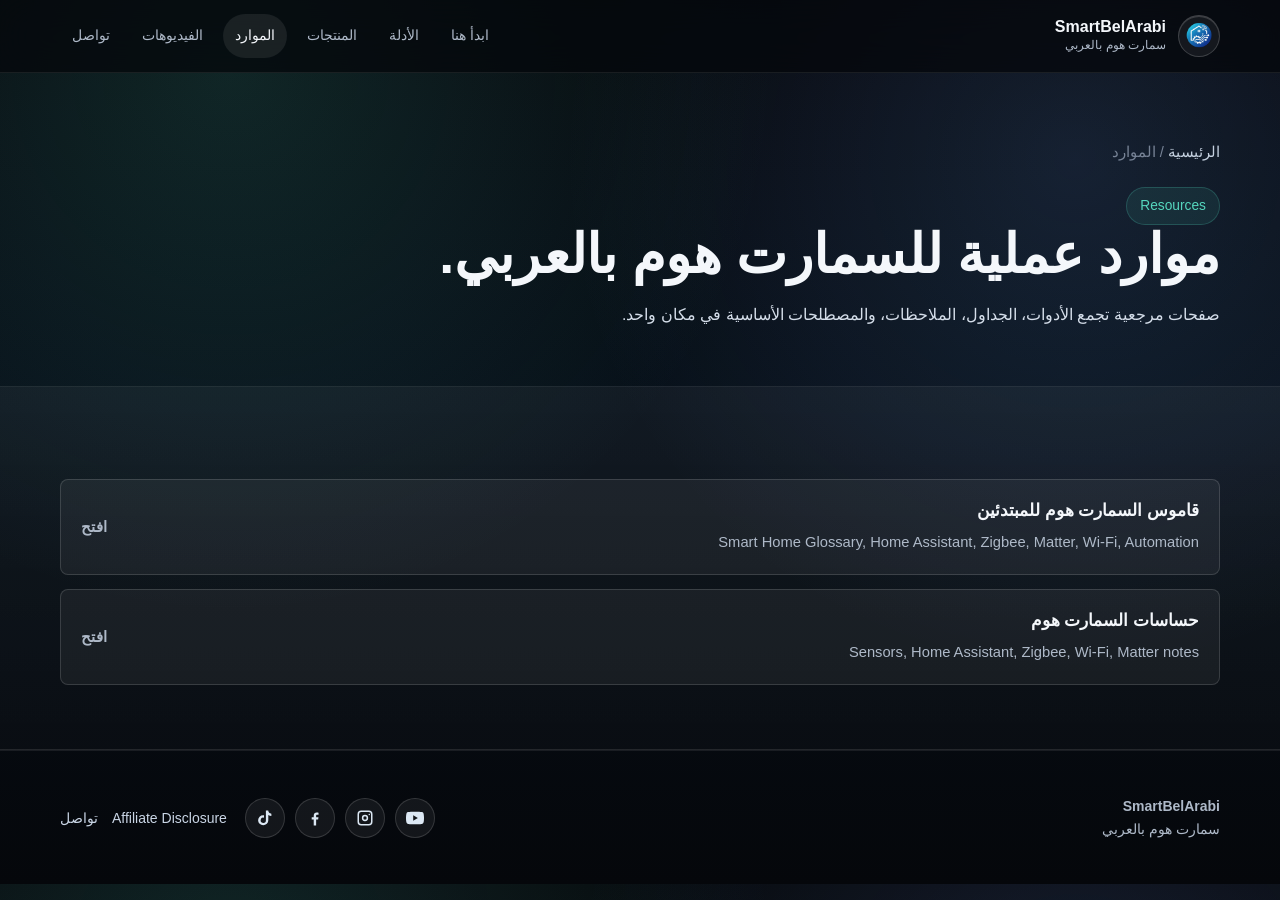
<file: resources/index.html>
<!doctype html>
<html lang="ar" dir="rtl">
<head>
  <meta charset="utf-8">
  <meta name="viewport" content="width=device-width, initial-scale=1">
  <title>الموارد | SmartBelArabi Resources</title>
  <meta name="description" content="موارد SmartBelArabi للسمارت هوم: حساسات، Home Assistant، Zigbee، Wi-Fi، WLED، Automation، و Local control.">
  <link rel="stylesheet" href="../style.css">
</head>
<body>
  <header class="site-header">
    <div class="nav-shell">
      <a class="brand" href="../index.html"><span class="brand-mark"><img src="../assets/smart-bel-logo-white.png" alt="SmartBelArabi logo"></span><span class="brand-text"><strong>SmartBelArabi</strong><span>سمارت هوم بالعربي</span></span></a>
      <button class="menu-toggle" type="button" aria-label="فتح القائمة" aria-expanded="false"><span></span><span></span><span></span></button>
      <nav class="nav-links" aria-label="التنقل الرئيسي">
        <a href="../pages/start-here.html">ابدأ هنا</a>
        <a href="../guides/index.html">الأدلة</a>
        <a href="../products/index.html">المنتجات</a>
        <a href="../resources/index.html" aria-current="page">الموارد</a>
        <a href="../pages/videos.html">الفيديوهات</a>
        <a href="../pages/contact.html">تواصل</a>
      </nav>
    </div>
  </header>
  <main>
    <section class="page-hero"><div class="section-inner"><div class="breadcrumbs"><a href="../index.html">الرئيسية</a> / الموارد</div><span class="eyebrow">Resources</span><h1>موارد عملية للسمارت هوم بالعربي.</h1><p class="lead">صفحات مرجعية تجمع الأدوات، الجداول، الملاحظات، والمصطلحات الأساسية في مكان واحد.</p></div></section>
    <section class="section band"><div class="section-inner resource-list"><a class="resource-row" href="glossary.html"><div><h3>قاموس السمارت هوم للمبتدئين</h3><span>Smart Home Glossary, Home Assistant, Zigbee, Matter, Wi-Fi, Automation</span></div><span class="placeholder-link">افتح</span></a><a class="resource-row" href="sensors.html"><div><h3>حساسات السمارت هوم</h3><span>Sensors, Home Assistant, Zigbee, Wi-Fi, Matter notes</span></div><span class="placeholder-link">افتح</span></a></div></section>
  </main>
  <footer class="site-footer">
    <div class="section-inner footer-grid">
      <div><strong>SmartBelArabi</strong><br><span>سمارت هوم بالعربي</span></div>
      <div class="social-icon-links" aria-label="روابط SmartBelArabi الاجتماعية">
        <a class="social-icon social-youtube" href="https://www.youtube.com/@smartbelarabi" aria-label="YouTube"><svg viewBox="0 0 24 24" aria-hidden="true"><path d="M23.5 6.2a3 3 0 0 0-2.1-2.1C19.5 3.6 12 3.6 12 3.6s-7.5 0-9.4.5A3 3 0 0 0 .5 6.2 31 31 0 0 0 0 12a31 31 0 0 0 .5 5.8 3 3 0 0 0 2.1 2.1c1.9.5 9.4.5 9.4.5s7.5 0 9.4-.5a3 3 0 0 0 2.1-2.1A31 31 0 0 0 24 12a31 31 0 0 0-.5-5.8zM9.6 15.6V8.4L15.8 12l-6.2 3.6z"/></svg></a>
        <a class="social-icon social-instagram" href="https://instagram.com/smartbelarabi" aria-label="Instagram"><svg viewBox="0 0 24 24" aria-hidden="true"><path d="M7 2h10a5 5 0 0 1 5 5v10a5 5 0 0 1-5 5H7a5 5 0 0 1-5-5V7a5 5 0 0 1 5-5zm0 2a3 3 0 0 0-3 3v10a3 3 0 0 0 3 3h10a3 3 0 0 0 3-3V7a3 3 0 0 0-3-3H7zm5 3.8A4.2 4.2 0 1 1 12 16.2 4.2 4.2 0 0 1 12 7.8zm0 2A2.2 2.2 0 1 0 12 14.2 2.2 2.2 0 0 0 12 9.8zM17.7 6.3a1 1 0 1 1-1 1 1 1 0 0 1 1-1z"/></svg></a>
        <a class="social-icon social-facebook" href="https://www.facebook.com/smartBelArabi" aria-label="Facebook"><svg viewBox="0 0 24 24" aria-hidden="true"><path d="M13.5 22v-8h2.7l.4-3h-3.1V9.1c0-.9.2-1.5 1.5-1.5h1.7V4.9c-.3 0-1.3-.1-2.4-.1-2.4 0-4 1.5-4 4.1V11H7.6v3h2.7v8h3.2z"/></svg></a>
        <a class="social-icon social-tiktok" href="https://www.tiktok.com/@smarthomebelarabi?_r=1&_t=ZS-96xCfoLJYSC" aria-label="TikTok"><svg viewBox="0 0 24 24" aria-hidden="true"><path d="M16.3 2c.3 2.5 1.7 4 4.2 4.2v3.2a7.7 7.7 0 0 1-4.1-1.3v6.9A6.8 6.8 0 1 1 9.6 8.2c.4 0 .7 0 1.1.1v3.4a3.5 3.5 0 1 0 2.5 3.3V2h3.1z"/></svg></a>
      </div>
      <div class="footer-links"><a href="../pages/affiliate-disclosure.html">Affiliate Disclosure</a><a href="../pages/contact.html">تواصل</a></div>
    </div>
  </footer>
  <script src="../script.js"></script>
</body>
</html>
</file>
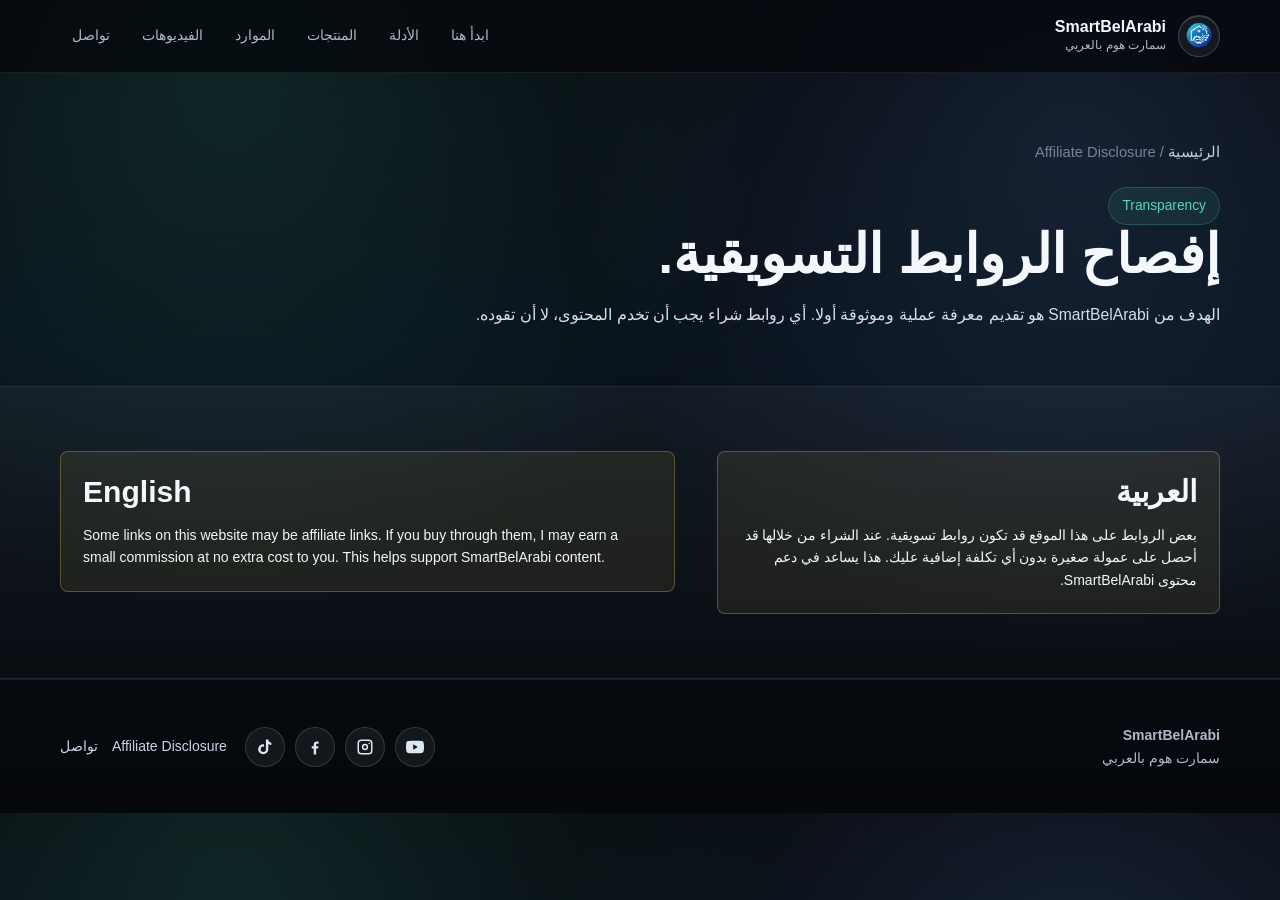
<file: pages/affiliate-disclosure.html>
<!doctype html>
<html lang="ar" dir="rtl">
<head>
  <meta charset="utf-8">
  <meta name="viewport" content="width=device-width, initial-scale=1">
  <title>Affiliate Disclosure | SmartBelArabi</title>
  <meta name="description" content="إفصاح الروابط التسويقية في SmartBelArabi بالعربي والإنجليزي.">
  <link rel="stylesheet" href="../style.css">
</head>
<body>
  <header class="site-header"><div class="nav-shell"><a class="brand" href="../index.html"><span class="brand-mark"><img src="../assets/smart-bel-logo-white.png" alt="SmartBelArabi logo"></span><span class="brand-text"><strong>SmartBelArabi</strong><span>سمارت هوم بالعربي</span></span></a><button class="menu-toggle" type="button" aria-label="فتح القائمة" aria-expanded="false"><span></span><span></span><span></span></button><nav class="nav-links" aria-label="التنقل الرئيسي"><a href="start-here.html">ابدأ هنا</a><a href="../guides/index.html">الأدلة</a><a href="../products/index.html">المنتجات</a><a href="../resources/index.html">الموارد</a><a href="videos.html">الفيديوهات</a><a href="contact.html">تواصل</a></nav></div></header>
  <main>
    <section class="page-hero"><div class="section-inner"><div class="breadcrumbs"><a href="../index.html">الرئيسية</a> / Affiliate Disclosure</div><span class="eyebrow">Transparency</span><h1>إفصاح الروابط التسويقية.</h1><p class="lead">الهدف من SmartBelArabi هو تقديم معرفة عملية وموثوقة أولا. أي روابط شراء يجب أن تخدم المحتوى، لا أن تقوده.</p></div></section>
    <section class="section band"><div class="section-inner split"><div class="notice"><h2>العربية</h2><p>بعض الروابط على هذا الموقع قد تكون روابط تسويقية. عند الشراء من خلالها قد أحصل على عمولة صغيرة بدون أي تكلفة إضافية عليك. هذا يساعد في دعم محتوى SmartBelArabi.</p></div><div class="notice" lang="en" dir="ltr"><h2>English</h2><p>Some links on this website may be affiliate links. If you buy through them, I may earn a small commission at no extra cost to you. This helps support SmartBelArabi content.</p></div></div></section>
  </main>
  <footer class="site-footer">
    <div class="section-inner footer-grid">
      <div><strong>SmartBelArabi</strong><br><span>سمارت هوم بالعربي</span></div>
      <div class="social-icon-links" aria-label="روابط SmartBelArabi الاجتماعية">
        <a class="social-icon social-youtube" href="https://www.youtube.com/@smartbelarabi" aria-label="YouTube"><svg viewBox="0 0 24 24" aria-hidden="true"><path d="M23.5 6.2a3 3 0 0 0-2.1-2.1C19.5 3.6 12 3.6 12 3.6s-7.5 0-9.4.5A3 3 0 0 0 .5 6.2 31 31 0 0 0 0 12a31 31 0 0 0 .5 5.8 3 3 0 0 0 2.1 2.1c1.9.5 9.4.5 9.4.5s7.5 0 9.4-.5a3 3 0 0 0 2.1-2.1A31 31 0 0 0 24 12a31 31 0 0 0-.5-5.8zM9.6 15.6V8.4L15.8 12l-6.2 3.6z"/></svg></a>
        <a class="social-icon social-instagram" href="https://instagram.com/smartbelarabi" aria-label="Instagram"><svg viewBox="0 0 24 24" aria-hidden="true"><path d="M7 2h10a5 5 0 0 1 5 5v10a5 5 0 0 1-5 5H7a5 5 0 0 1-5-5V7a5 5 0 0 1 5-5zm0 2a3 3 0 0 0-3 3v10a3 3 0 0 0 3 3h10a3 3 0 0 0 3-3V7a3 3 0 0 0-3-3H7zm5 3.8A4.2 4.2 0 1 1 12 16.2 4.2 4.2 0 0 1 12 7.8zm0 2A2.2 2.2 0 1 0 12 14.2 2.2 2.2 0 0 0 12 9.8zM17.7 6.3a1 1 0 1 1-1 1 1 1 0 0 1 1-1z"/></svg></a>
        <a class="social-icon social-facebook" href="https://www.facebook.com/smartBelArabi" aria-label="Facebook"><svg viewBox="0 0 24 24" aria-hidden="true"><path d="M13.5 22v-8h2.7l.4-3h-3.1V9.1c0-.9.2-1.5 1.5-1.5h1.7V4.9c-.3 0-1.3-.1-2.4-.1-2.4 0-4 1.5-4 4.1V11H7.6v3h2.7v8h3.2z"/></svg></a>
        <a class="social-icon social-tiktok" href="https://www.tiktok.com/@smarthomebelarabi?_r=1&_t=ZS-96xCfoLJYSC" aria-label="TikTok"><svg viewBox="0 0 24 24" aria-hidden="true"><path d="M16.3 2c.3 2.5 1.7 4 4.2 4.2v3.2a7.7 7.7 0 0 1-4.1-1.3v6.9A6.8 6.8 0 1 1 9.6 8.2c.4 0 .7 0 1.1.1v3.4a3.5 3.5 0 1 0 2.5 3.3V2h3.1z"/></svg></a>
      </div>
      <div class="footer-links"><a href="../pages/affiliate-disclosure.html">Affiliate Disclosure</a><a href="../pages/contact.html">تواصل</a></div>
    </div>
  </footer>
  <script src="../script.js"></script>
</body>
</html>
</file>
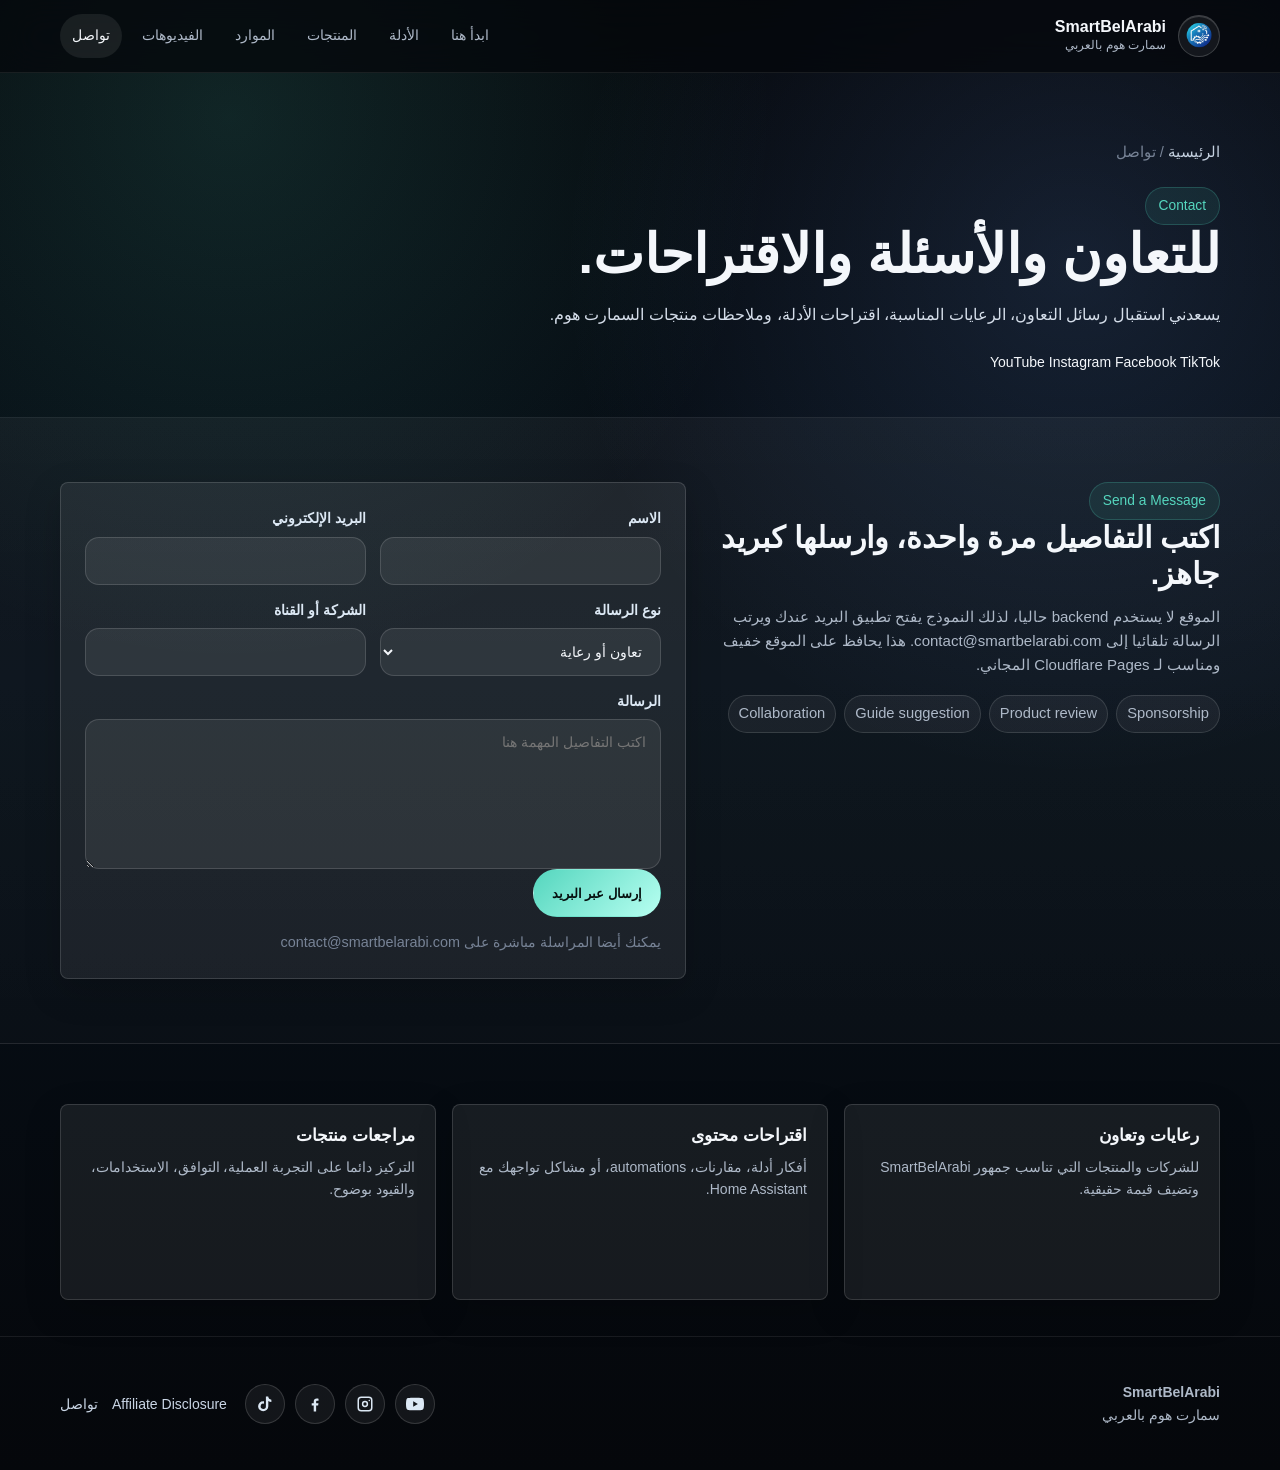
<file: pages/contact.html>
<!doctype html>
<html lang="ar" dir="rtl">
<head>
  <meta charset="utf-8">
  <meta name="viewport" content="width=device-width, initial-scale=1">
  <title>تواصل | SmartBelArabi</title>
  <meta name="description" content="تواصل مع SmartBelArabi للتعاون، الرعايات، الأسئلة، ومراجعات منتجات السمارت هوم.">
  <link rel="stylesheet" href="../style.css">
</head>
<body>
  <header class="site-header">
    <div class="nav-shell">
      <a class="brand" href="../index.html"><span class="brand-mark"><img src="../assets/smart-bel-logo-white.png" alt="SmartBelArabi logo"></span><span class="brand-text"><strong>SmartBelArabi</strong><span>سمارت هوم بالعربي</span></span></a>
      <button class="menu-toggle" type="button" aria-label="فتح القائمة" aria-expanded="false"><span></span><span></span><span></span></button>
      <nav class="nav-links" aria-label="التنقل الرئيسي">
        <a href="start-here.html">ابدأ هنا</a>
        <a href="../guides/index.html">الأدلة</a>
        <a href="../products/index.html">المنتجات</a>
        <a href="../resources/index.html">الموارد</a>
        <a href="videos.html">الفيديوهات</a>
        <a href="contact.html" aria-current="page">تواصل</a>
      </nav>
    </div>
  </header>

  <main>
    <section class="page-hero">
      <div class="section-inner">
        <div class="breadcrumbs"><a href="../index.html">الرئيسية</a> / تواصل</div>
        <span class="eyebrow">Contact</span>
        <h1>للتعاون والأسئلة والاقتراحات.</h1>
        <p class="lead">يسعدني استقبال رسائل التعاون، الرعايات المناسبة، اقتراحات الأدلة، وملاحظات منتجات السمارت هوم.</p>
        <div class="social-links" aria-label="روابط SmartBelArabi الاجتماعية">
          <a href="https://www.youtube.com/@smartbelarabi">YouTube</a>
          <a href="https://instagram.com/smartbelarabi">Instagram</a>
          <a href="https://www.facebook.com/smartBelArabi">Facebook</a>
          <a href="https://www.tiktok.com/@smarthomebelarabi?_r=1&_t=ZS-96xCfoLJYSC">TikTok</a>
        </div>
      </div>
    </section>

    <section class="section band">
      <div class="section-inner contact-layout">
        <div>
          <span class="eyebrow">Send a Message</span>
          <h2>اكتب التفاصيل مرة واحدة، وارسلها كبريد جاهز.</h2>
          <p class="section-copy">الموقع لا يستخدم backend حاليا، لذلك النموذج يفتح تطبيق البريد عندك ويرتب الرسالة تلقائيا إلى contact@smartbelarabi.com. هذا يحافظ على الموقع خفيف ومناسب لـ Cloudflare Pages المجاني.</p>
          <div class="tag-row">
            <span class="tag">Sponsorship</span>
            <span class="tag">Product review</span>
            <span class="tag">Guide suggestion</span>
            <span class="tag">Collaboration</span>
          </div>
        </div>

        <form class="contact-form" data-contact-form>
          <div class="form-grid">
            <div class="field">
              <label for="name">الاسم</label>
              <input id="name" name="name" type="text" autocomplete="name" required>
            </div>
            <div class="field">
              <label for="email">البريد الإلكتروني</label>
              <input id="email" name="email" type="email" autocomplete="email" required>
            </div>
            <div class="field">
              <label for="topic">نوع الرسالة</label>
              <select id="topic" name="topic" required>
                <option value="تعاون أو رعاية">تعاون أو رعاية</option>
                <option value="مراجعة منتج">مراجعة منتج</option>
                <option value="اقتراح محتوى">اقتراح محتوى</option>
                <option value="سؤال عام">سؤال عام</option>
              </select>
            </div>
            <div class="field">
              <label for="company">الشركة أو القناة</label>
              <input id="company" name="company" type="text" autocomplete="organization">
            </div>
            <div class="field full">
              <label for="message">الرسالة</label>
              <textarea id="message" name="message" required placeholder="اكتب التفاصيل المهمة هنا"></textarea>
            </div>
          </div>
          <button class="button primary" type="submit">إرسال عبر البريد</button>
          <p class="form-note">يمكنك أيضا المراسلة مباشرة على contact@smartbelarabi.com</p>
        </form>
      </div>
    </section>

    <section class="section compact">
      <div class="section-inner card-grid">
        <article class="card"><h3>رعايات وتعاون</h3><p>للشركات والمنتجات التي تناسب جمهور SmartBelArabi وتضيف قيمة حقيقية.</p></article>
        <article class="card"><h3>اقتراحات محتوى</h3><p>أفكار أدلة، مقارنات، automations، أو مشاكل تواجهك مع Home Assistant.</p></article>
        <article class="card"><h3>مراجعات منتجات</h3><p>التركيز دائما على التجربة العملية، التوافق، الاستخدامات، والقيود بوضوح.</p></article>
      </div>
    </section>
  </main>

  <footer class="site-footer">
    <div class="section-inner footer-grid">
      <div><strong>SmartBelArabi</strong><br><span>سمارت هوم بالعربي</span></div>
      <div class="social-icon-links" aria-label="روابط SmartBelArabi الاجتماعية">
        <a class="social-icon social-youtube" href="https://www.youtube.com/@smartbelarabi" aria-label="YouTube"><svg viewBox="0 0 24 24" aria-hidden="true"><path d="M23.5 6.2a3 3 0 0 0-2.1-2.1C19.5 3.6 12 3.6 12 3.6s-7.5 0-9.4.5A3 3 0 0 0 .5 6.2 31 31 0 0 0 0 12a31 31 0 0 0 .5 5.8 3 3 0 0 0 2.1 2.1c1.9.5 9.4.5 9.4.5s7.5 0 9.4-.5a3 3 0 0 0 2.1-2.1A31 31 0 0 0 24 12a31 31 0 0 0-.5-5.8zM9.6 15.6V8.4L15.8 12l-6.2 3.6z"/></svg></a>
        <a class="social-icon social-instagram" href="https://instagram.com/smartbelarabi" aria-label="Instagram"><svg viewBox="0 0 24 24" aria-hidden="true"><path d="M7 2h10a5 5 0 0 1 5 5v10a5 5 0 0 1-5 5H7a5 5 0 0 1-5-5V7a5 5 0 0 1 5-5zm0 2a3 3 0 0 0-3 3v10a3 3 0 0 0 3 3h10a3 3 0 0 0 3-3V7a3 3 0 0 0-3-3H7zm5 3.8A4.2 4.2 0 1 1 12 16.2 4.2 4.2 0 0 1 12 7.8zm0 2A2.2 2.2 0 1 0 12 14.2 2.2 2.2 0 0 0 12 9.8zM17.7 6.3a1 1 0 1 1-1 1 1 1 0 0 1 1-1z"/></svg></a>
        <a class="social-icon social-facebook" href="https://www.facebook.com/smartBelArabi" aria-label="Facebook"><svg viewBox="0 0 24 24" aria-hidden="true"><path d="M13.5 22v-8h2.7l.4-3h-3.1V9.1c0-.9.2-1.5 1.5-1.5h1.7V4.9c-.3 0-1.3-.1-2.4-.1-2.4 0-4 1.5-4 4.1V11H7.6v3h2.7v8h3.2z"/></svg></a>
        <a class="social-icon social-tiktok" href="https://www.tiktok.com/@smarthomebelarabi?_r=1&_t=ZS-96xCfoLJYSC" aria-label="TikTok"><svg viewBox="0 0 24 24" aria-hidden="true"><path d="M16.3 2c.3 2.5 1.7 4 4.2 4.2v3.2a7.7 7.7 0 0 1-4.1-1.3v6.9A6.8 6.8 0 1 1 9.6 8.2c.4 0 .7 0 1.1.1v3.4a3.5 3.5 0 1 0 2.5 3.3V2h3.1z"/></svg></a>
      </div>
      <div class="footer-links"><a href="../pages/affiliate-disclosure.html">Affiliate Disclosure</a><a href="../pages/contact.html">تواصل</a></div>
    </div>
  </footer>
  <script src="../script.js"></script>
</body>
</html>
</file>
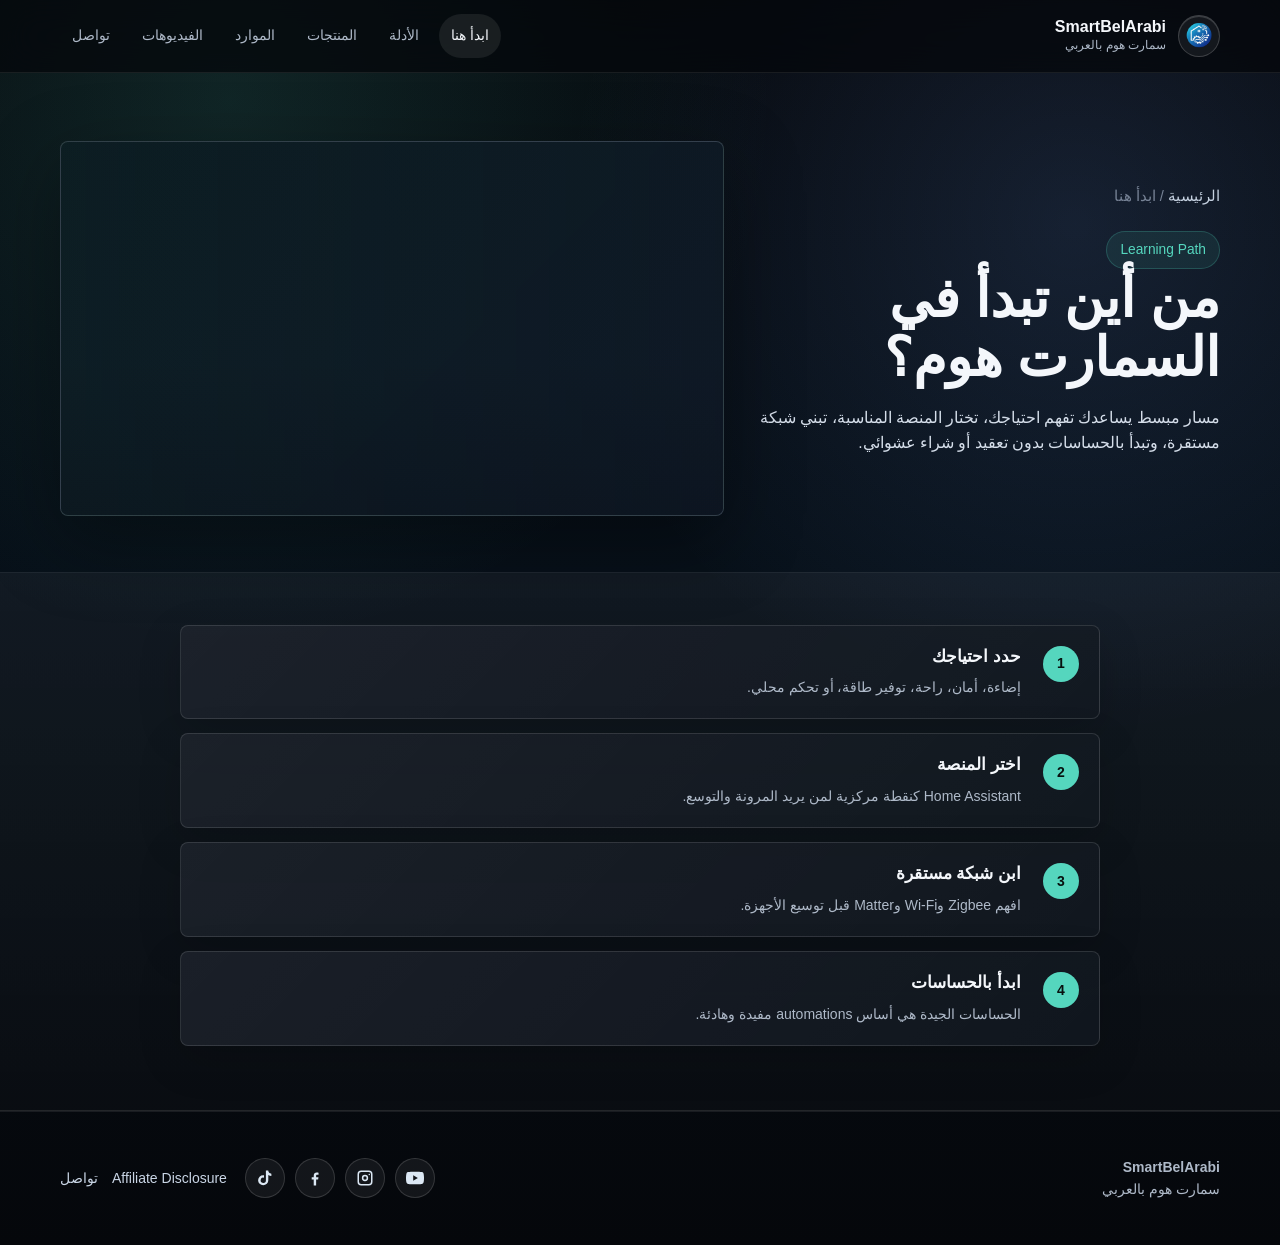
<file: pages/start-here.html>
<!doctype html>
<html lang="ar" dir="rtl">
<head>
  <meta charset="utf-8">
  <meta name="viewport" content="width=device-width, initial-scale=1">
  <title>ابدأ هنا | SmartBelArabi Home Assistant بالعربي</title>
  <meta name="description" content="مسار بداية SmartBelArabi لتعلم سمارت هوم، Home Assistant، Zigbee، Wi-Fi، Automation، Sensors، و Local control بالعربي.">
  <link rel="stylesheet" href="../style.css">
</head>
<body>
  <header class="site-header"><div class="nav-shell"><a class="brand" href="../index.html"><span class="brand-mark"><img src="../assets/smart-bel-logo-white.png" alt="SmartBelArabi logo"></span><span class="brand-text"><strong>SmartBelArabi</strong><span>سمارت هوم بالعربي</span></span></a><button class="menu-toggle" type="button" aria-label="فتح القائمة" aria-expanded="false"><span></span><span></span><span></span></button><nav class="nav-links" aria-label="التنقل الرئيسي"><a href="start-here.html" aria-current="page">ابدأ هنا</a><a href="../guides/index.html">الأدلة</a><a href="../products/index.html">المنتجات</a><a href="../resources/index.html">الموارد</a><a href="videos.html">الفيديوهات</a><a href="contact.html">تواصل</a></nav></div></header>
  <main>
    <section class="page-hero start-hero"><div class="section-inner start-hero-grid"><div class="start-hero-copy"><div class="breadcrumbs"><a href="../index.html">الرئيسية</a> / ابدأ هنا</div><span class="eyebrow">Learning Path</span><h1>من أين تبدأ في السمارت هوم؟</h1><p class="lead">مسار مبسط يساعدك تفهم احتياجك، تختار المنصة المناسبة، تبني شبكة مستقرة، وتبدأ بالحساسات بدون تعقيد أو شراء عشوائي.</p></div><picture class="start-hero-visual"><source media="(max-width: 700px)" srcset="../public/images/start-here/start-here-hero-mobile.webp"><img src="../public/images/start-here/start-here-hero-desktop.webp" alt="مسار تعليمي مبسط لبناء نظام سمارت هوم خطوة بخطوة" width="2752" height="1536" fetchpriority="high" decoding="async"></picture></div></section>
    <section class="section band start-path-section"><div class="section-inner start-path-grid"><ol class="number-list start-number-list"><li><div><h3>حدد احتياجك</h3><p>إضاءة، أمان، راحة، توفير طاقة، أو تحكم محلي.</p></div></li><li><div><h3>اختر المنصة</h3><p>Home Assistant كنقطة مركزية لمن يريد المرونة والتوسع.</p></div></li><li><div><h3>ابن شبكة مستقرة</h3><p>افهم Zigbee وWi-Fi وMatter قبل توسيع الأجهزة.</p></div></li><li><div><h3>ابدأ بالحساسات</h3><p>الحساسات الجيدة هي أساس automations مفيدة وهادئة.</p></div></li></ol></div></section>
  </main>
  <footer class="site-footer">
    <div class="section-inner footer-grid">
      <div><strong>SmartBelArabi</strong><br><span>سمارت هوم بالعربي</span></div>
      <div class="social-icon-links" aria-label="روابط SmartBelArabi الاجتماعية">
        <a class="social-icon social-youtube" href="https://www.youtube.com/@smartbelarabi" aria-label="YouTube"><svg viewBox="0 0 24 24" aria-hidden="true"><path d="M23.5 6.2a3 3 0 0 0-2.1-2.1C19.5 3.6 12 3.6 12 3.6s-7.5 0-9.4.5A3 3 0 0 0 .5 6.2 31 31 0 0 0 0 12a31 31 0 0 0 .5 5.8 3 3 0 0 0 2.1 2.1c1.9.5 9.4.5 9.4.5s7.5 0 9.4-.5a3 3 0 0 0 2.1-2.1A31 31 0 0 0 24 12a31 31 0 0 0-.5-5.8zM9.6 15.6V8.4L15.8 12l-6.2 3.6z"/></svg></a>
        <a class="social-icon social-instagram" href="https://instagram.com/smartbelarabi" aria-label="Instagram"><svg viewBox="0 0 24 24" aria-hidden="true"><path d="M7 2h10a5 5 0 0 1 5 5v10a5 5 0 0 1-5 5H7a5 5 0 0 1-5-5V7a5 5 0 0 1 5-5zm0 2a3 3 0 0 0-3 3v10a3 3 0 0 0 3 3h10a3 3 0 0 0 3-3V7a3 3 0 0 0-3-3H7zm5 3.8A4.2 4.2 0 1 1 12 16.2 4.2 4.2 0 0 1 12 7.8zm0 2A2.2 2.2 0 1 0 12 14.2 2.2 2.2 0 0 0 12 9.8zM17.7 6.3a1 1 0 1 1-1 1 1 1 0 0 1 1-1z"/></svg></a>
        <a class="social-icon social-facebook" href="https://www.facebook.com/smartBelArabi" aria-label="Facebook"><svg viewBox="0 0 24 24" aria-hidden="true"><path d="M13.5 22v-8h2.7l.4-3h-3.1V9.1c0-.9.2-1.5 1.5-1.5h1.7V4.9c-.3 0-1.3-.1-2.4-.1-2.4 0-4 1.5-4 4.1V11H7.6v3h2.7v8h3.2z"/></svg></a>
        <a class="social-icon social-tiktok" href="https://www.tiktok.com/@smarthomebelarabi?_r=1&_t=ZS-96xCfoLJYSC" aria-label="TikTok"><svg viewBox="0 0 24 24" aria-hidden="true"><path d="M16.3 2c.3 2.5 1.7 4 4.2 4.2v3.2a7.7 7.7 0 0 1-4.1-1.3v6.9A6.8 6.8 0 1 1 9.6 8.2c.4 0 .7 0 1.1.1v3.4a3.5 3.5 0 1 0 2.5 3.3V2h3.1z"/></svg></a>
      </div>
      <div class="footer-links"><a href="../pages/affiliate-disclosure.html">Affiliate Disclosure</a><a href="../pages/contact.html">تواصل</a></div>
    </div>
  </footer>
  <script src="../script.js"></script>
</body>
</html>
</file>
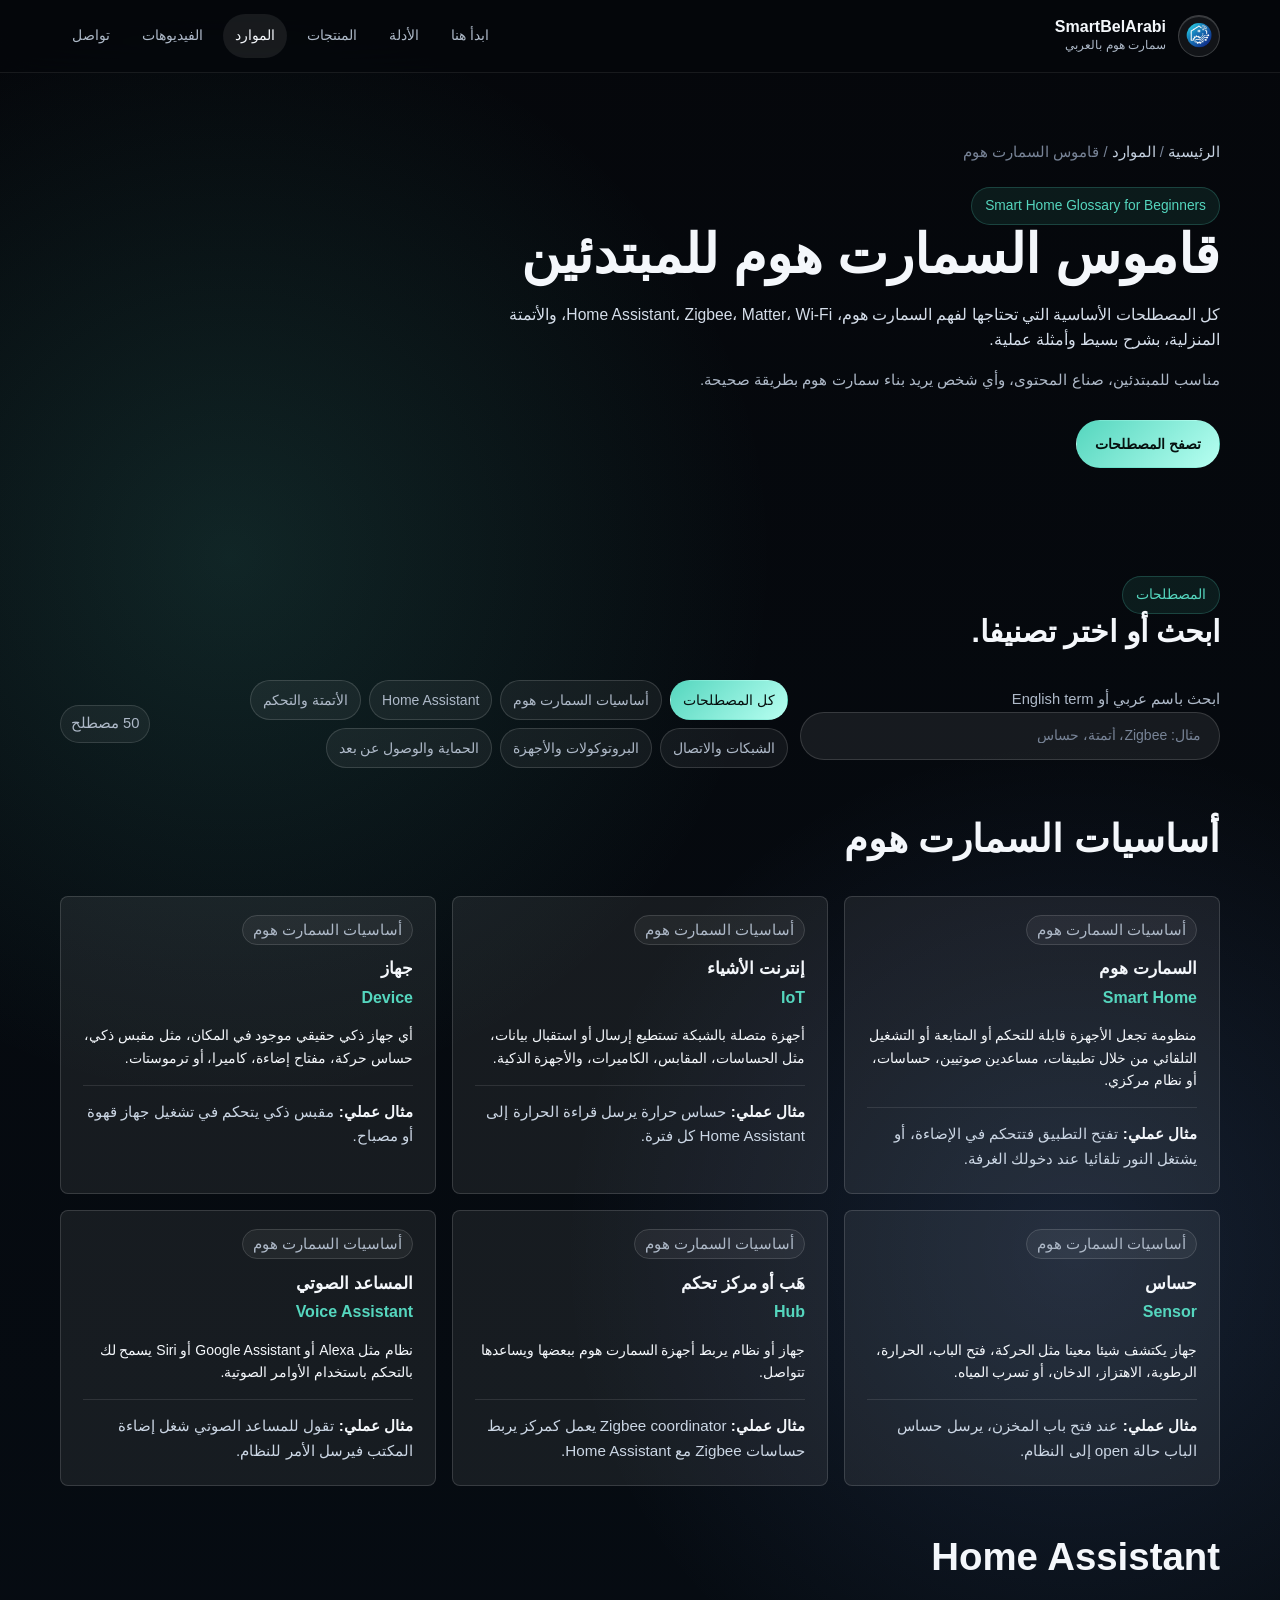
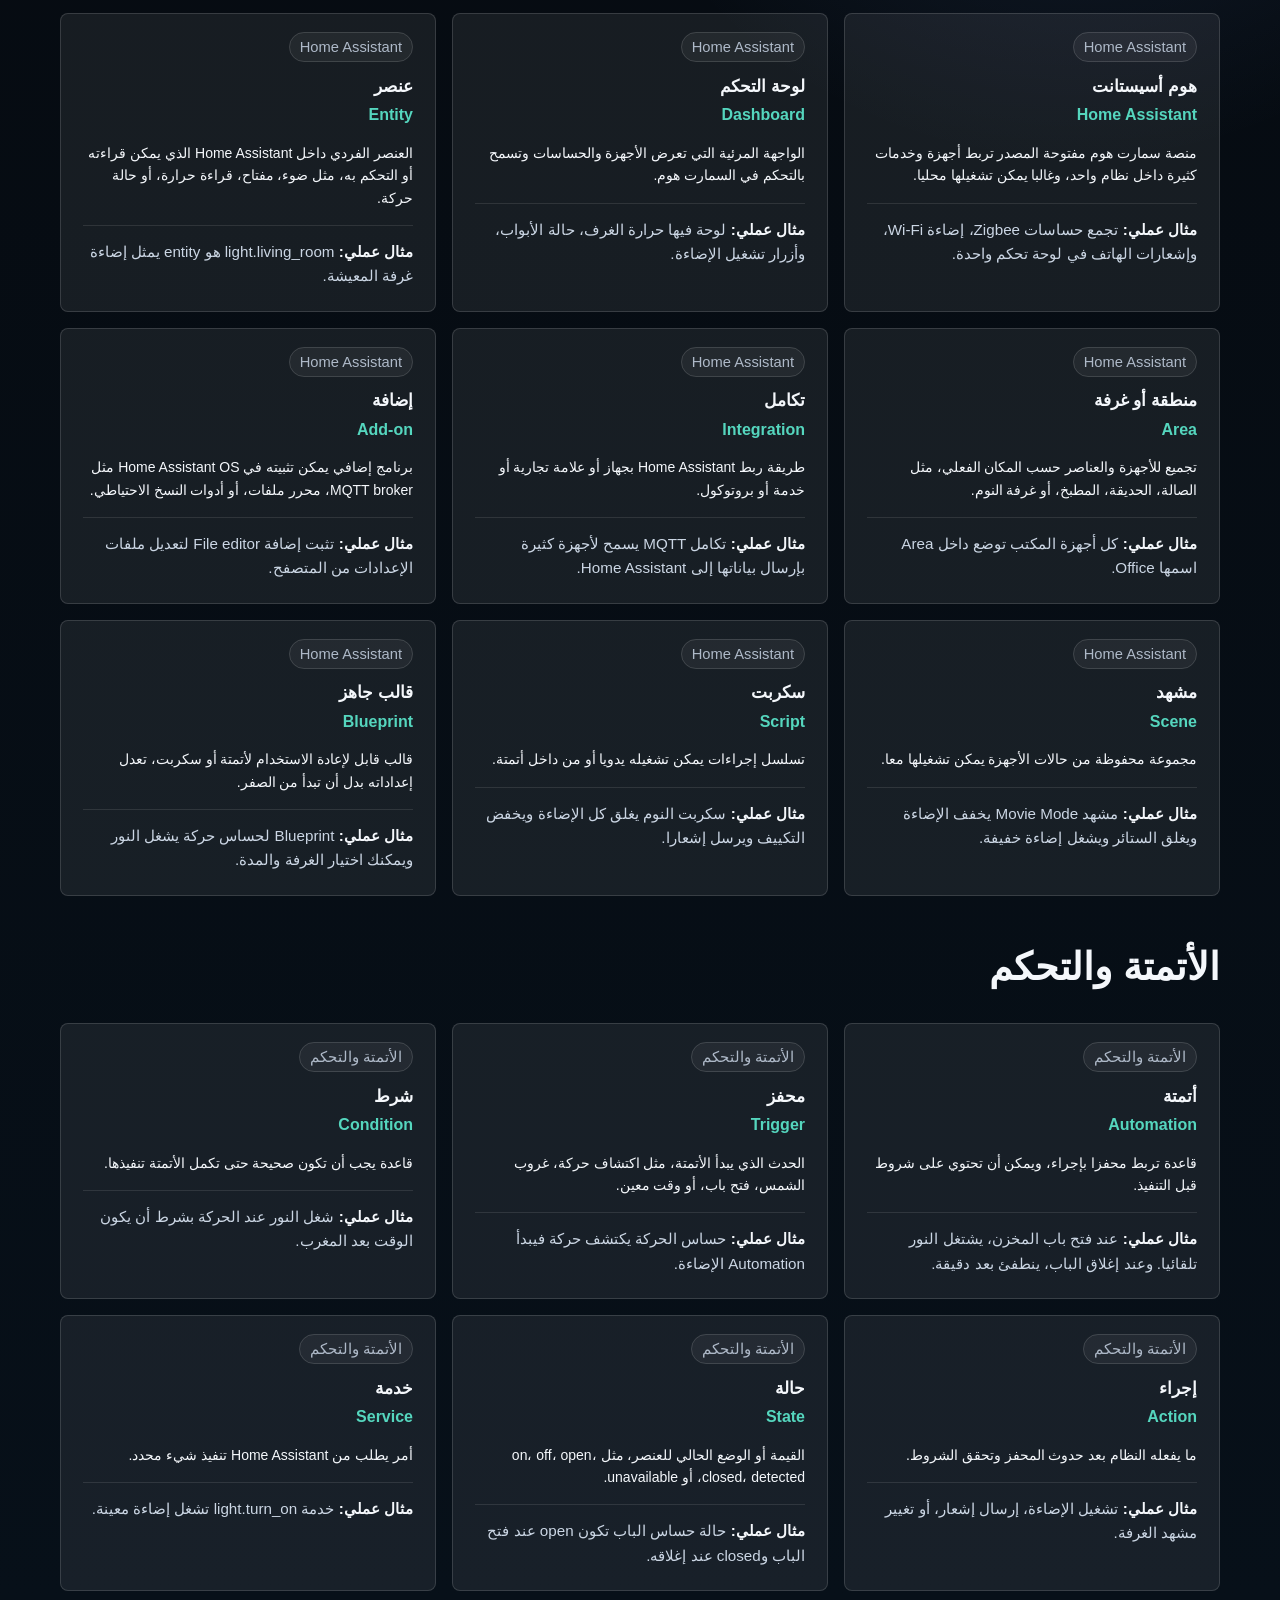
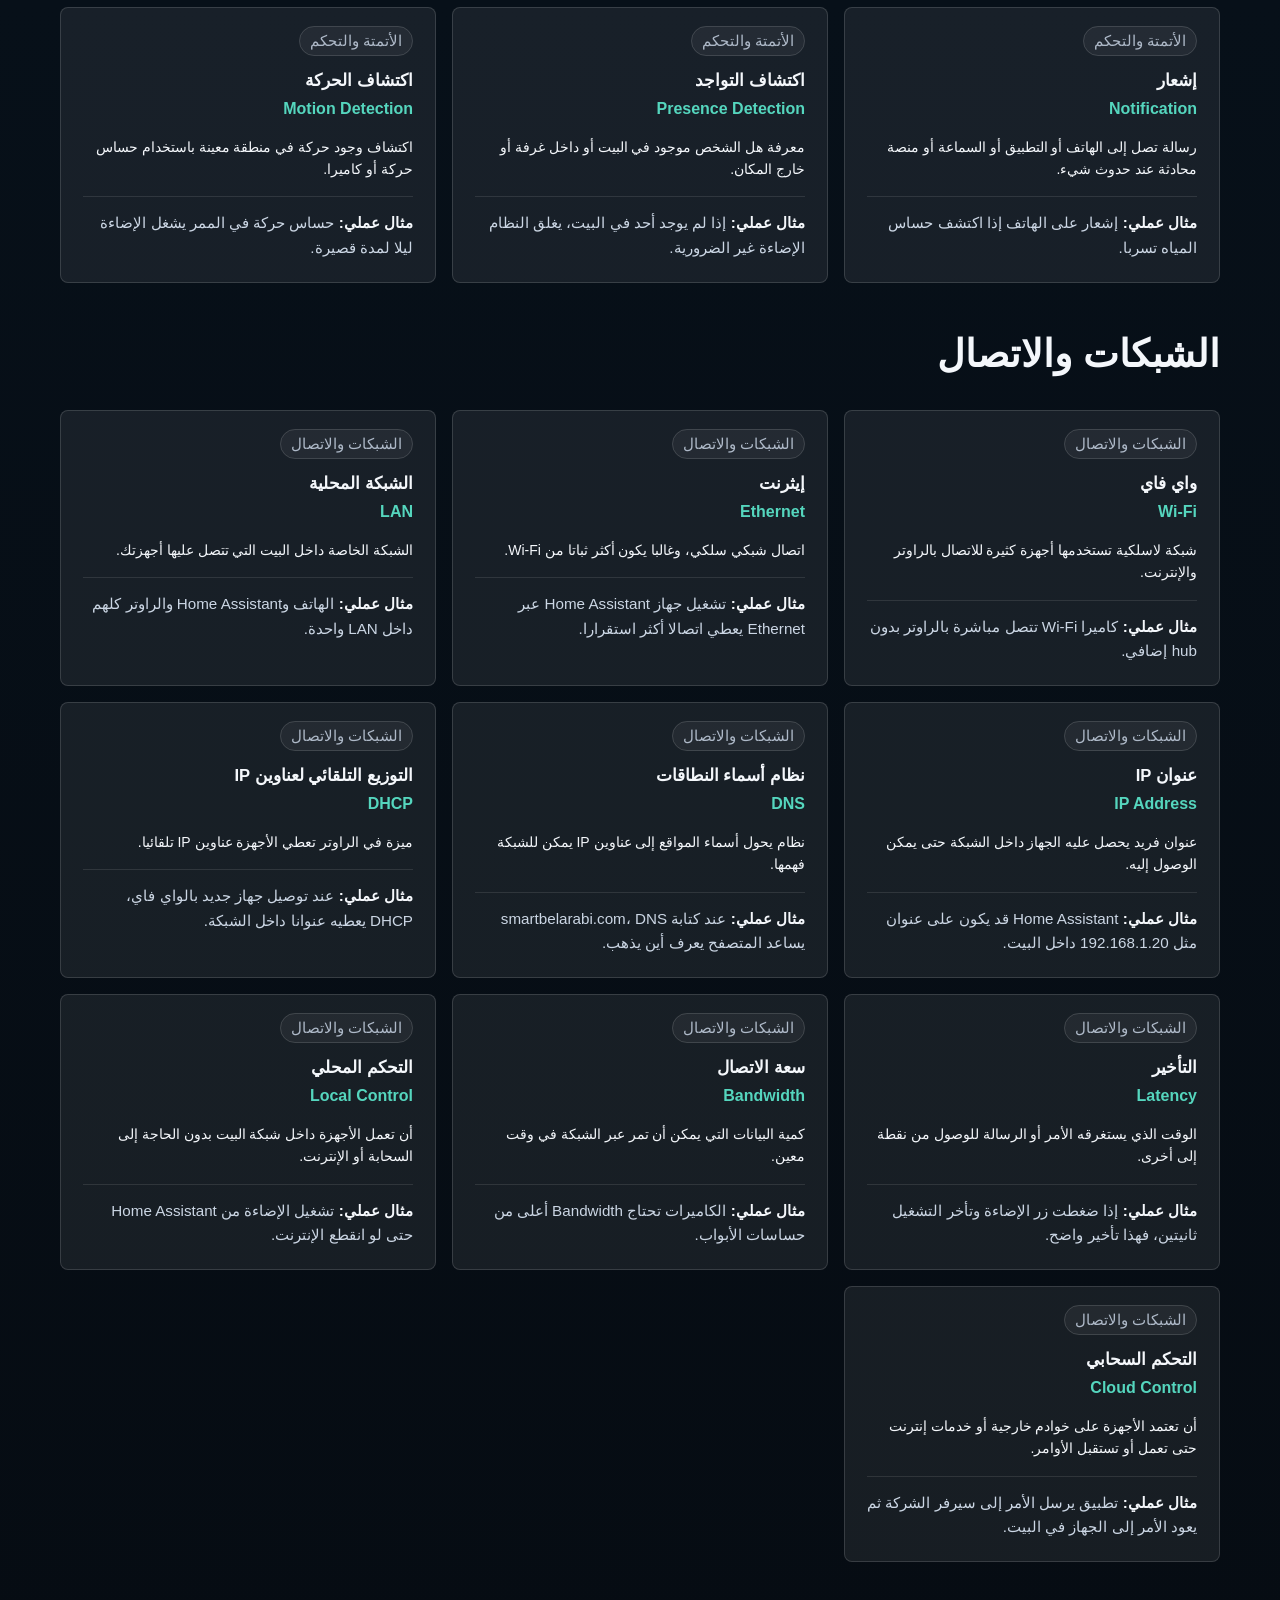
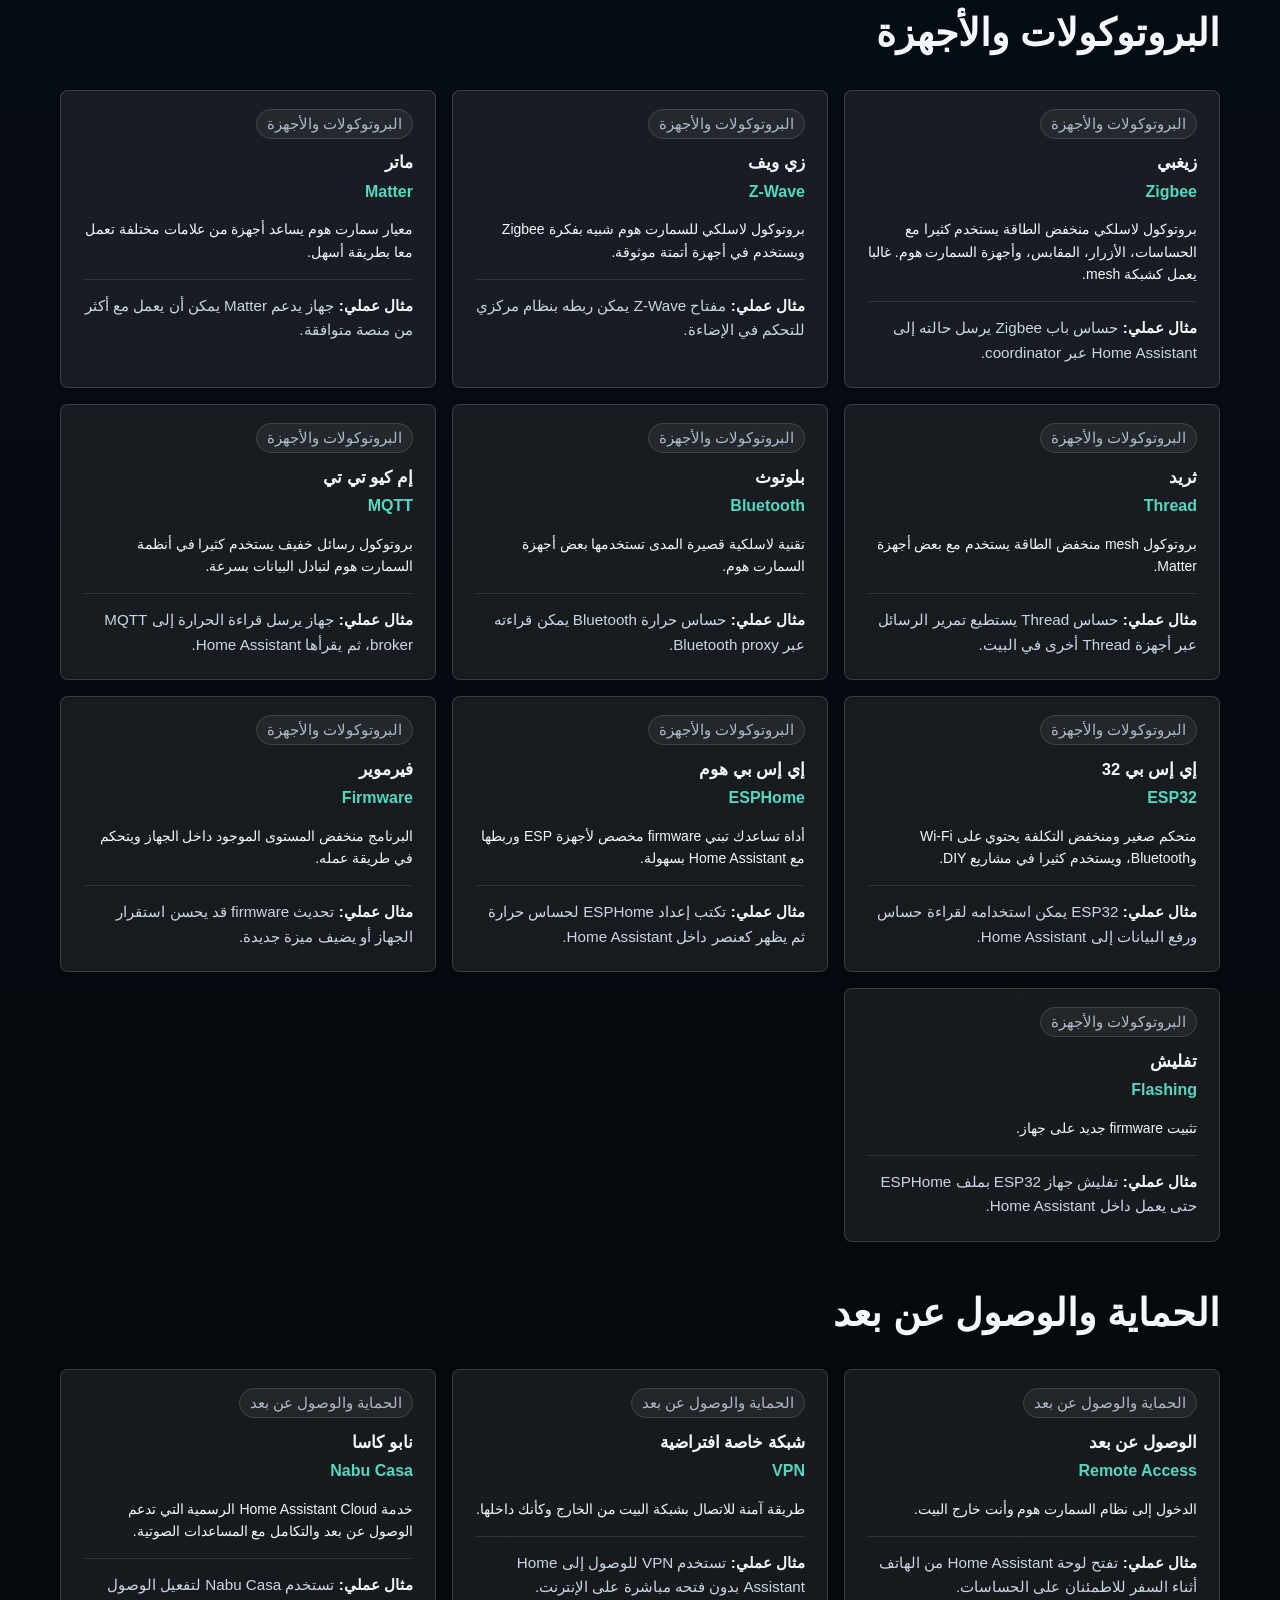
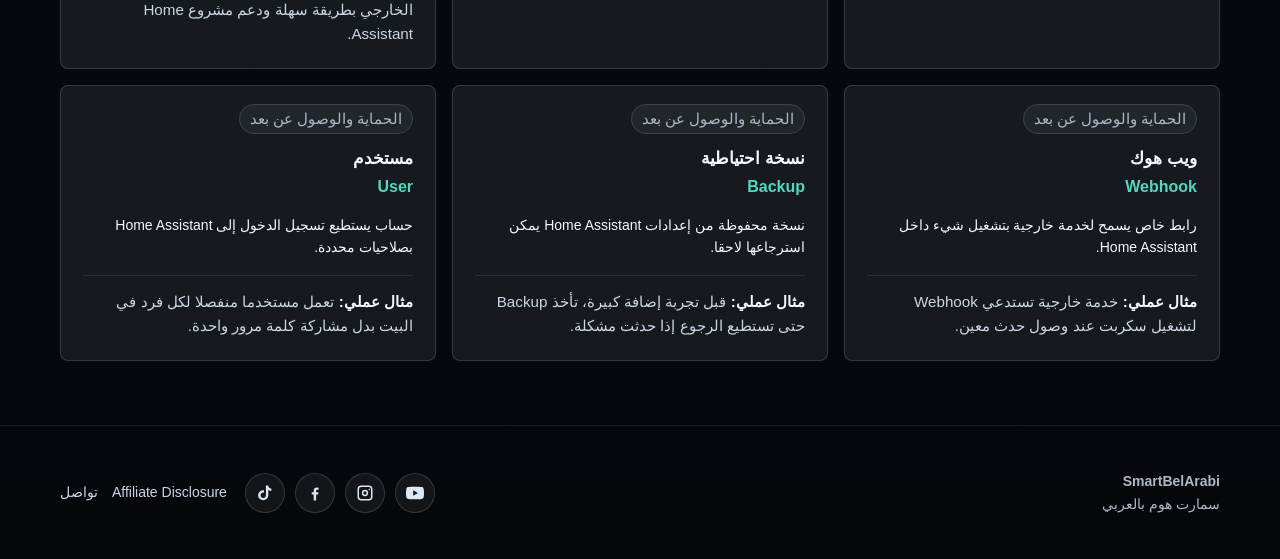
<file: resources/glossary.html>
<!doctype html>
<html lang="ar" dir="rtl">
<head>
  <meta charset="utf-8">
  <meta name="viewport" content="width=device-width, initial-scale=1">
  <title>قاموس السمارت هوم للمبتدئين | SmartBelArabi</title>
  <meta name="description" content="تعرف على أهم مصطلحات السمارت هوم و Home Assistant و Zigbee و Matter و Wi-Fi و Automation بشرح عربي بسيط وأمثلة عملية للمبتدئين.">
  <meta name="keywords" content="سمارت هوم، البيت الذكي، Home Assistant، Zigbee، Matter، Wi-Fi، Automation، أتمتة، حساس، smart home glossary، smart home Arabic">
  <link rel="stylesheet" href="../style.css">
</head>
<body>
  <header class="site-header">
    <div class="nav-shell">
      <a class="brand" href="../index.html"><span class="brand-mark"><img src="../assets/smart-bel-logo-white.png" alt="SmartBelArabi logo"></span><span class="brand-text"><strong>SmartBelArabi</strong><span>سمارت هوم بالعربي</span></span></a>
      <button class="menu-toggle" type="button" aria-label="فتح القائمة" aria-expanded="false"><span></span><span></span><span></span></button>
      <nav class="nav-links" aria-label="التنقل الرئيسي">
        <a href="../pages/start-here.html">ابدأ هنا</a>
        <a href="../guides/index.html">الأدلة</a>
        <a href="../products/index.html">المنتجات</a>
        <a href="../resources/index.html" aria-current="page">الموارد</a>
        <a href="../pages/videos.html">الفيديوهات</a>
        <a href="../pages/contact.html">تواصل</a>
      </nav>
    </div>
  </header>

  <main>
    <section class="page-hero">
      <div class="section-inner">
        <div class="breadcrumbs"><a href="../index.html">الرئيسية</a> / <a href="index.html">الموارد</a> / قاموس السمارت هوم</div>
        <span class="eyebrow">Smart Home Glossary for Beginners</span>
        <h1>قاموس السمارت هوم للمبتدئين</h1>
        <p class="lead">كل المصطلحات الأساسية التي تحتاجها لفهم السمارت هوم، Home Assistant، Zigbee، Matter، Wi-Fi، والأتمتة المنزلية، بشرح بسيط وأمثلة عملية.</p>
        <p class="section-copy">مناسب للمبتدئين، صناع المحتوى، وأي شخص يريد بناء سمارت هوم بطريقة صحيحة.</p>
        <div class="actions">
          <a class="button primary" href="#terms">تصفح المصطلحات</a>
        </div>
      </div>
    </section>

    <section class="section" id="terms">
      <div class="section-inner">
        <span class="eyebrow">المصطلحات</span>
        <h2>ابحث أو اختر تصنيفا.</h2>
        <div class="glossary-tools">
          <label>
            <span class="small">ابحث باسم عربي أو English term</span>
            <input class="search-field" type="search" data-glossary-search placeholder="مثال: Zigbee، أتمتة، حساس">
          </label>
          <div class="filter-row" data-glossary-filters aria-label="فلترة التصنيفات"></div>
          <span class="tag" data-glossary-count>50 مصطلح</span>
        </div>
        <div class="glossary-results" data-glossary-grid></div>
      </div>
    </section>

  </main>

  <footer class="site-footer">
    <div class="section-inner footer-grid">
      <div><strong>SmartBelArabi</strong><br><span>سمارت هوم بالعربي</span></div>
      <div class="social-icon-links" aria-label="روابط SmartBelArabi الاجتماعية">
        <a class="social-icon social-youtube" href="https://www.youtube.com/@smartbelarabi" aria-label="YouTube"><svg viewBox="0 0 24 24" aria-hidden="true"><path d="M23.5 6.2a3 3 0 0 0-2.1-2.1C19.5 3.6 12 3.6 12 3.6s-7.5 0-9.4.5A3 3 0 0 0 .5 6.2 31 31 0 0 0 0 12a31 31 0 0 0 .5 5.8 3 3 0 0 0 2.1 2.1c1.9.5 9.4.5 9.4.5s7.5 0 9.4-.5a3 3 0 0 0 2.1-2.1A31 31 0 0 0 24 12a31 31 0 0 0-.5-5.8zM9.6 15.6V8.4L15.8 12l-6.2 3.6z"/></svg></a>
        <a class="social-icon social-instagram" href="https://instagram.com/smartbelarabi" aria-label="Instagram"><svg viewBox="0 0 24 24" aria-hidden="true"><path d="M7 2h10a5 5 0 0 1 5 5v10a5 5 0 0 1-5 5H7a5 5 0 0 1-5-5V7a5 5 0 0 1 5-5zm0 2a3 3 0 0 0-3 3v10a3 3 0 0 0 3 3h10a3 3 0 0 0 3-3V7a3 3 0 0 0-3-3H7zm5 3.8A4.2 4.2 0 1 1 12 16.2 4.2 4.2 0 0 1 12 7.8zm0 2A2.2 2.2 0 1 0 12 14.2 2.2 2.2 0 0 0 12 9.8zM17.7 6.3a1 1 0 1 1-1 1 1 1 0 0 1 1-1z"/></svg></a>
        <a class="social-icon social-facebook" href="https://www.facebook.com/smartBelArabi" aria-label="Facebook"><svg viewBox="0 0 24 24" aria-hidden="true"><path d="M13.5 22v-8h2.7l.4-3h-3.1V9.1c0-.9.2-1.5 1.5-1.5h1.7V4.9c-.3 0-1.3-.1-2.4-.1-2.4 0-4 1.5-4 4.1V11H7.6v3h2.7v8h3.2z"/></svg></a>
        <a class="social-icon social-tiktok" href="https://www.tiktok.com/@smarthomebelarabi?_r=1&_t=ZS-96xCfoLJYSC" aria-label="TikTok"><svg viewBox="0 0 24 24" aria-hidden="true"><path d="M16.3 2c.3 2.5 1.7 4 4.2 4.2v3.2a7.7 7.7 0 0 1-4.1-1.3v6.9A6.8 6.8 0 1 1 9.6 8.2c.4 0 .7 0 1.1.1v3.4a3.5 3.5 0 1 0 2.5 3.3V2h3.1z"/></svg></a>
      </div>
      <div class="footer-links"><a href="../pages/affiliate-disclosure.html">Affiliate Disclosure</a><a href="../pages/contact.html">تواصل</a></div>
    </div>
  </footer>
  <script src="../assets/glossary-data.js"></script>
  <script src="../script.js"></script>
</body>
</html>
</file>
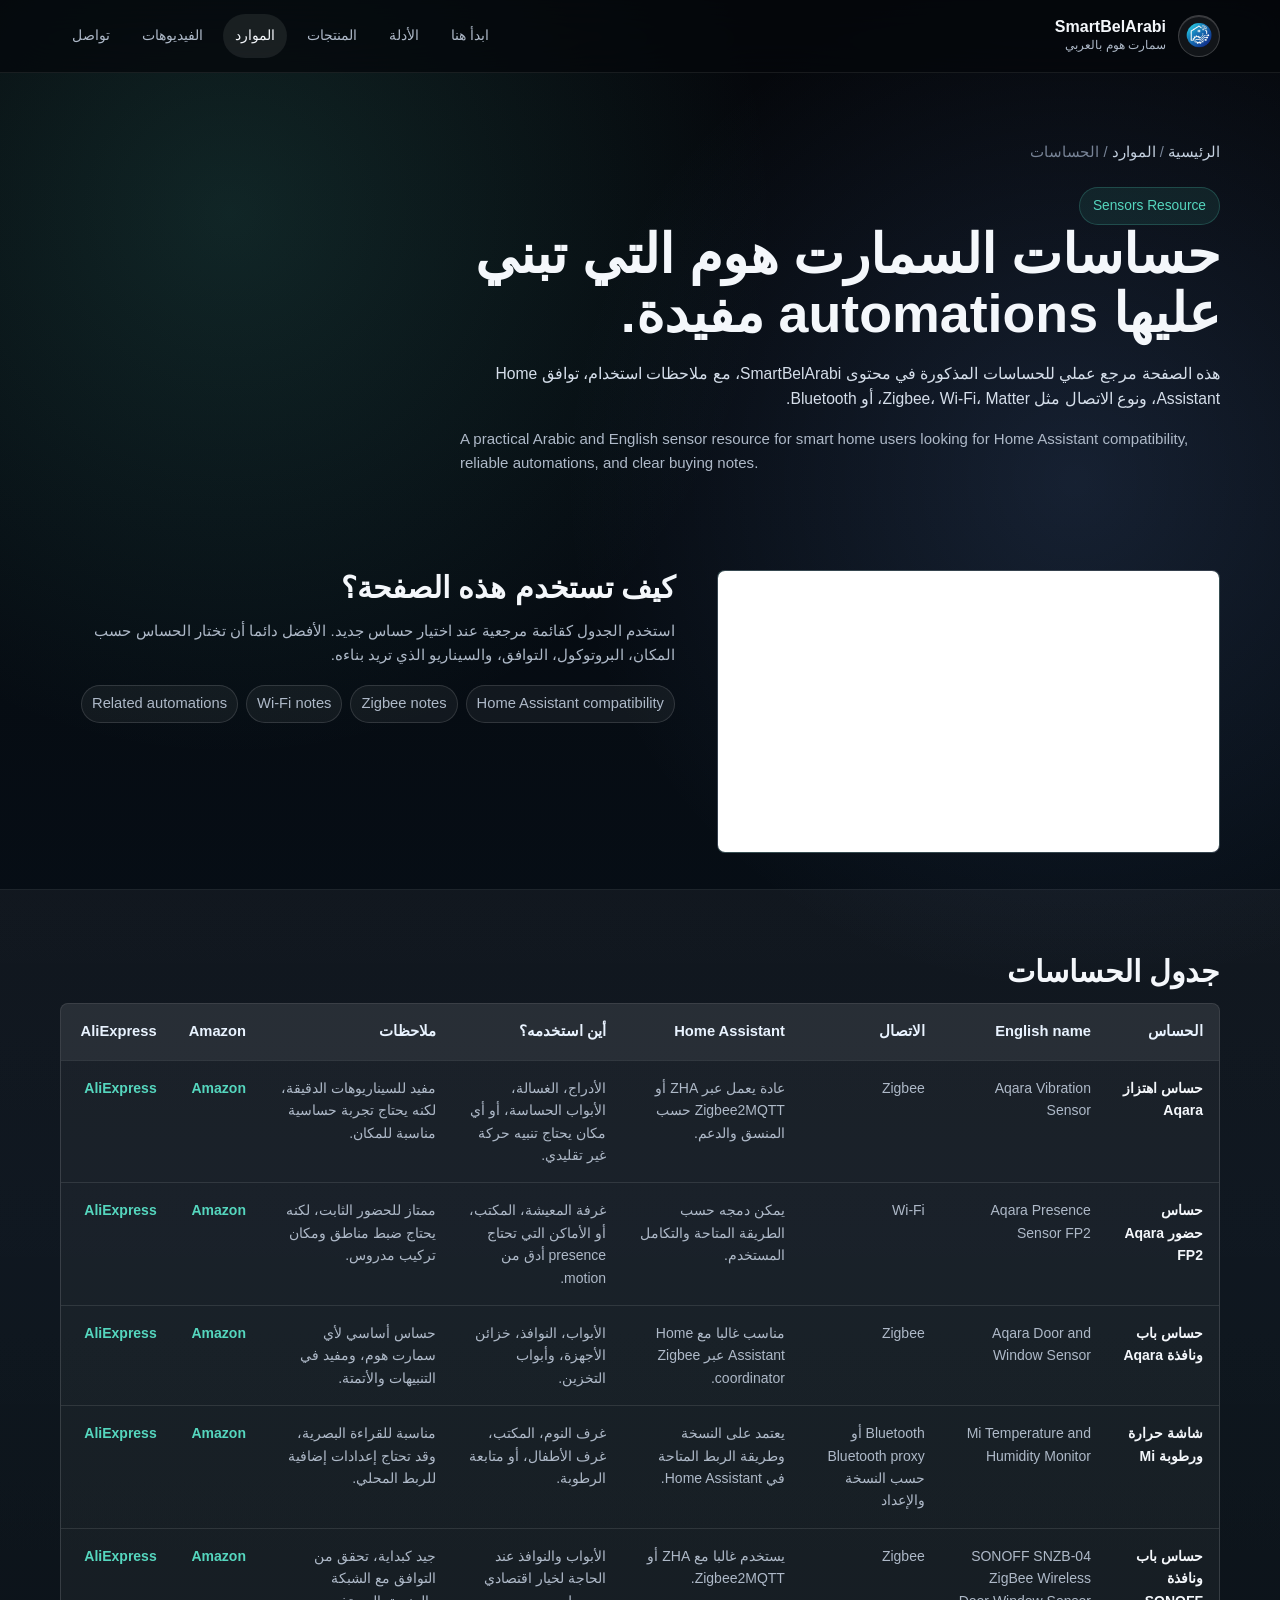
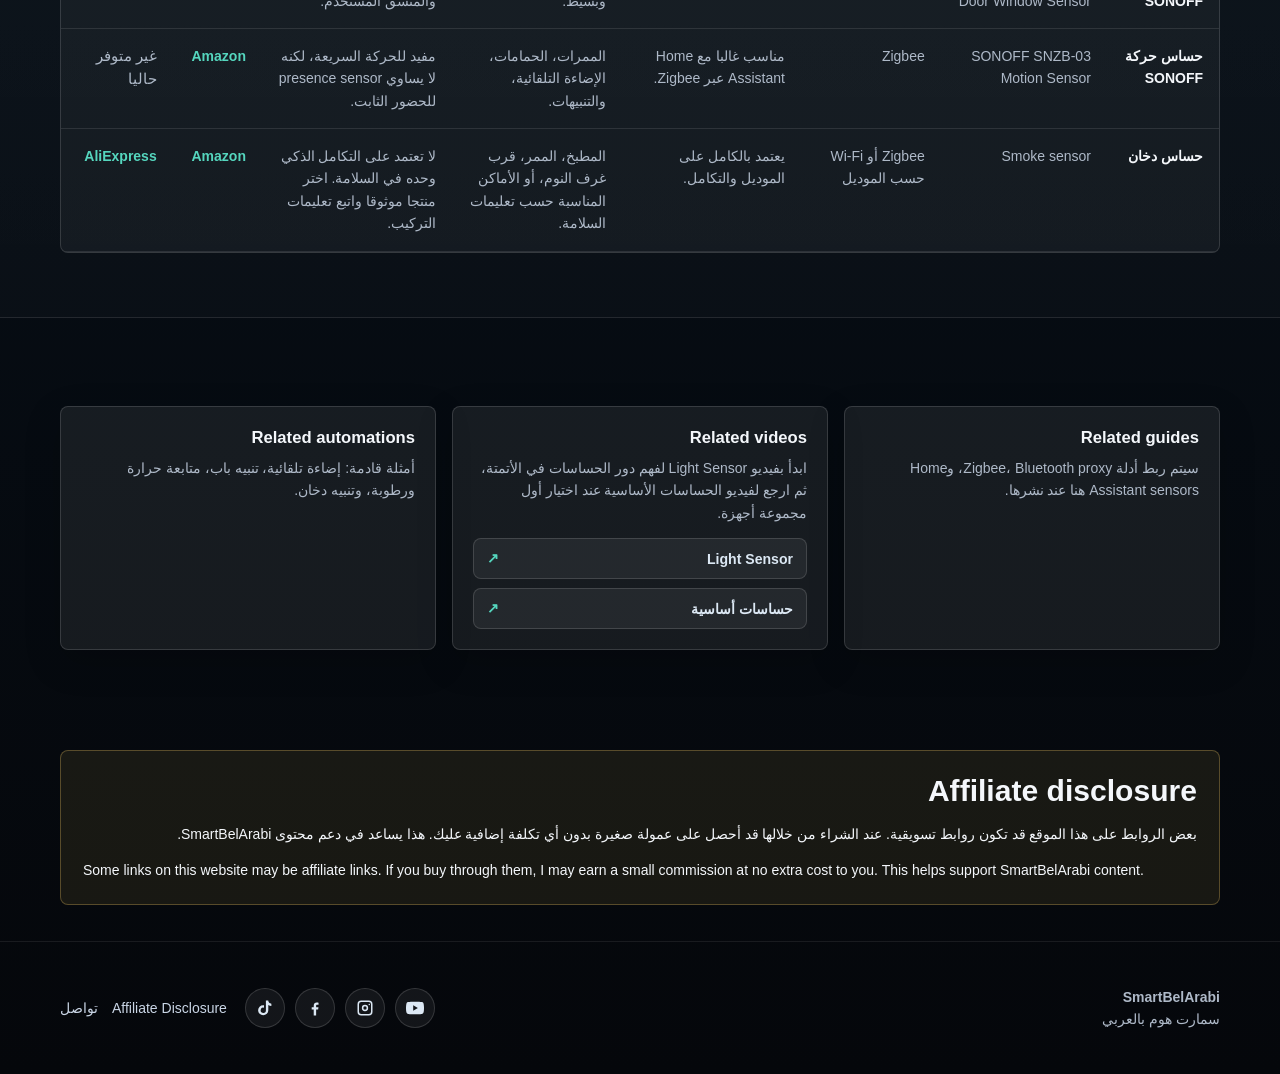
<file: resources/sensors.html>
<!doctype html>
<html lang="ar" dir="rtl">
<head>
  <meta charset="utf-8">
  <meta name="viewport" content="width=device-width, initial-scale=1">
  <title>حساسات سمارت هوم | SmartBelArabi Sensors, Zigbee, Home Assistant</title>
  <meta name="description" content="دليل حساسات سمارت هوم بالعربي: Aqara، SONOFF، Mi، smoke sensor، توافق Home Assistant، Zigbee، Wi-Fi، Matter، وروابط Amazon و AliExpress.">
  <link rel="stylesheet" href="../style.css">
</head>
<body>
  <header class="site-header">
    <div class="nav-shell">
      <a class="brand" href="../index.html"><span class="brand-mark"><img src="../assets/smart-bel-logo-white.png" alt="SmartBelArabi logo"></span><span class="brand-text"><strong>SmartBelArabi</strong><span>سمارت هوم بالعربي</span></span></a>
      <button class="menu-toggle" type="button" aria-label="فتح القائمة" aria-expanded="false"><span></span><span></span><span></span></button>
      <nav class="nav-links" aria-label="التنقل الرئيسي">
        <a href="../pages/start-here.html">ابدأ هنا</a>
        <a href="../guides/index.html">الأدلة</a>
        <a href="../products/index.html">المنتجات</a>
        <a href="../resources/index.html" aria-current="page">الموارد</a>
        <a href="../pages/videos.html">الفيديوهات</a>
        <a href="../pages/contact.html">تواصل</a>
      </nav>
    </div>
  </header>

  <main>
    <section class="page-hero">
      <div class="section-inner">
        <div class="breadcrumbs"><a href="../index.html">الرئيسية</a> / <a href="index.html">الموارد</a> / الحساسات</div>
        <span class="eyebrow">Sensors Resource</span>
        <h1>حساسات السمارت هوم التي تبني عليها automations مفيدة.</h1>
        <p class="lead">هذه الصفحة مرجع عملي للحساسات المذكورة في محتوى SmartBelArabi، مع ملاحظات استخدام، توافق Home Assistant، ونوع الاتصال مثل Zigbee، Wi-Fi، Matter، أو Bluetooth.</p>
        <p class="section-copy" lang="en" dir="ltr">A practical Arabic and English sensor resource for smart home users looking for Home Assistant compatibility, reliable automations, and clear buying notes.</p>
      </div>
    </section>

    <section class="section compact">
      <div class="section-inner split">
        <div class="video-frame">
          <iframe src="https://www.youtube.com/embed/VCcr8wxcW9g" title="سنسورز الـ 10$: القطع الأساسية في السمارت هوم" allow="accelerometer; autoplay; clipboard-write; encrypted-media; gyroscope; picture-in-picture; web-share" allowfullscreen></iframe>
        </div>
        <div>
          <h2>كيف تستخدم هذه الصفحة؟</h2>
          <p class="section-copy">استخدم الجدول كقائمة مرجعية عند اختيار حساس جديد. الأفضل دائما أن تختار الحساس حسب المكان، البروتوكول، التوافق، والسيناريو الذي تريد بناءه.</p>
          <div class="tag-row">
            <span class="tag">Home Assistant compatibility</span>
            <span class="tag">Zigbee notes</span>
            <span class="tag">Wi-Fi notes</span>
            <span class="tag">Related automations</span>
          </div>
        </div>
      </div>
    </section>

    <section class="section band">
      <div class="section-inner">
        <h2>جدول الحساسات</h2>
        <div class="table-wrap">
          <table>
            <thead>
              <tr>
                <th>الحساس</th>
                <th>English name</th>
                <th>الاتصال</th>
                <th>Home Assistant</th>
                <th>أين استخدمه؟</th>
                <th>ملاحظات</th>
                <th>Amazon</th>
                <th>AliExpress</th>
              </tr>
            </thead>
            <tbody>
              <tr>
                <td><strong>حساس اهتزاز Aqara</strong></td>
                <td>Aqara Vibration Sensor</td>
                <td>Zigbee</td>
                <td>عادة يعمل عبر ZHA أو Zigbee2MQTT حسب المنسق والدعم.</td>
                <td>الأدراج، الغسالة، الأبواب الحساسة، أو أي مكان يحتاج تنبيه حركة غير تقليدي.</td>
                <td>مفيد للسيناريوهات الدقيقة، لكنه يحتاج تجربة حساسية مناسبة للمكان.</td>
                <td><a class="placeholder-link" href="https://amzn.to/43722EF">Amazon</a></td>
                <td><a class="placeholder-link" href="https://s.click.aliexpress.com/e/_c3qJVD4v">AliExpress</a></td>
              </tr>
              <tr>
                <td><strong>حساس حضور Aqara FP2</strong></td>
                <td>Aqara Presence Sensor FP2</td>
                <td>Wi-Fi</td>
                <td>يمكن دمجه حسب الطريقة المتاحة والتكامل المستخدم.</td>
                <td>غرفة المعيشة، المكتب، أو الأماكن التي تحتاج presence أدق من motion.</td>
                <td>ممتاز للحضور الثابت، لكنه يحتاج ضبط مناطق ومكان تركيب مدروس.</td>
                <td><a class="placeholder-link" href="https://amzn.to/4dXv6Dp">Amazon</a></td>
                <td><a class="placeholder-link" href="https://s.click.aliexpress.com/e/_c3LOvN1j">AliExpress</a></td>
              </tr>
              <tr>
                <td><strong>حساس باب ونافذة Aqara</strong></td>
                <td>Aqara Door and Window Sensor</td>
                <td>Zigbee</td>
                <td>مناسب غالبا مع Home Assistant عبر Zigbee coordinator.</td>
                <td>الأبواب، النوافذ، خزائن الأجهزة، وأبواب التخزين.</td>
                <td>حساس أساسي لأي سمارت هوم، ومفيد في التنبيهات والأتمتة.</td>
                <td><a class="placeholder-link" href="https://amzn.to/4ud5kB8">Amazon</a></td>
                <td><a class="placeholder-link" href="https://s.click.aliexpress.com/e/_c3cr5fTP">AliExpress</a></td>
              </tr>
              <tr>
                <td><strong>شاشة حرارة ورطوبة Mi</strong></td>
                <td>Mi Temperature and Humidity Monitor</td>
                <td>Bluetooth أو Bluetooth proxy حسب النسخة والإعداد</td>
                <td>يعتمد على النسخة وطريقة الربط المتاحة في Home Assistant.</td>
                <td>غرف النوم، المكتب، غرف الأطفال، أو متابعة الرطوبة.</td>
                <td>مناسبة للقراءة البصرية، وقد تحتاج إعدادات إضافية للربط المحلي.</td>
                <td><a class="placeholder-link" href="https://amzn.to/4fjswdn">Amazon</a></td>
                <td><a class="placeholder-link" href="https://s.click.aliexpress.com/e/_c4K05DIl">AliExpress</a></td>
              </tr>
              <tr>
                <td><strong>حساس باب ونافذة SONOFF</strong></td>
                <td>SONOFF SNZB-04 ZigBee Wireless Door Window Sensor</td>
                <td>Zigbee</td>
                <td>يستخدم غالبا مع ZHA أو Zigbee2MQTT.</td>
                <td>الأبواب والنوافذ عند الحاجة لخيار اقتصادي وبسيط.</td>
                <td>جيد كبداية، تحقق من التوافق مع الشبكة والمنسق المستخدم.</td>
                <td><a class="placeholder-link" href="https://amzn.to/3RKG5Zw">Amazon</a></td>
                <td><a class="placeholder-link" href="https://s.click.aliexpress.com/e/_c3akWD1F">AliExpress</a></td>
              </tr>
              <tr>
                <td><strong>حساس حركة SONOFF</strong></td>
                <td>SONOFF SNZB-03 Motion Sensor</td>
                <td>Zigbee</td>
                <td>مناسب غالبا مع Home Assistant عبر Zigbee.</td>
                <td>الممرات، الحمامات، الإضاءة التلقائية، والتنبيهات.</td>
                <td>مفيد للحركة السريعة، لكنه لا يساوي presence sensor للحضور الثابت.</td>
                <td><a class="placeholder-link" href="https://amzn.to/4vthffp">Amazon</a></td>
                <td><span class="small">غير متوفر حاليا</span></td>
              </tr>
              <tr>
                <td><strong>حساس دخان</strong></td>
                <td>Smoke sensor</td>
                <td>Zigbee أو Wi-Fi حسب الموديل</td>
                <td>يعتمد بالكامل على الموديل والتكامل.</td>
                <td>المطبخ، الممر، قرب غرف النوم، أو الأماكن المناسبة حسب تعليمات السلامة.</td>
                <td>لا تعتمد على التكامل الذكي وحده في السلامة. اختر منتجا موثوقا واتبع تعليمات التركيب.</td>
                <td><a class="placeholder-link" href="https://amzn.to/4uSb6ta">Amazon</a></td>
                <td><a class="placeholder-link" href="https://s.click.aliexpress.com/e/_c3KA4Fml">AliExpress</a></td>
              </tr>
            </tbody>
          </table>
        </div>
      </div>
    </section>

    <section class="section">
      <div class="section-inner card-grid">
        <article class="card"><h3>Related guides</h3><p>سيتم ربط أدلة Zigbee، Bluetooth proxy، وHome Assistant sensors هنا عند نشرها.</p></article>
        <article class="card"><h3>Related videos</h3><p>ابدأ بفيديو Light Sensor لفهم دور الحساسات في الأتمتة، ثم ارجع لفيديو الحساسات الأساسية عند اختيار أول مجموعة أجهزة.</p><div class="buy-links"><div><a class="buy-link" href="https://www.youtube.com/watch?v=g4Dc2FI7Yjw">Light Sensor</a></div><div><a class="buy-link" href="https://www.youtube.com/watch?v=VCcr8wxcW9g">حساسات أساسية</a></div></div></article>
        <article class="card"><h3>Related automations</h3><p>أمثلة قادمة: إضاءة تلقائية، تنبيه باب، متابعة حرارة ورطوبة، وتنبيه دخان.</p></article>
      </div>
    </section>

    <section class="section compact">
      <div class="section-inner notice">
        <h2>Affiliate disclosure</h2>
        <p>بعض الروابط على هذا الموقع قد تكون روابط تسويقية. عند الشراء من خلالها قد أحصل على عمولة صغيرة بدون أي تكلفة إضافية عليك. هذا يساعد في دعم محتوى SmartBelArabi.</p>
        <p lang="en" dir="ltr">Some links on this website may be affiliate links. If you buy through them, I may earn a small commission at no extra cost to you. This helps support SmartBelArabi content.</p>
      </div>
    </section>
  </main>

  <footer class="site-footer">
    <div class="section-inner footer-grid">
      <div><strong>SmartBelArabi</strong><br><span>سمارت هوم بالعربي</span></div>
      <div class="social-icon-links" aria-label="روابط SmartBelArabi الاجتماعية">
        <a class="social-icon social-youtube" href="https://www.youtube.com/@smartbelarabi" aria-label="YouTube"><svg viewBox="0 0 24 24" aria-hidden="true"><path d="M23.5 6.2a3 3 0 0 0-2.1-2.1C19.5 3.6 12 3.6 12 3.6s-7.5 0-9.4.5A3 3 0 0 0 .5 6.2 31 31 0 0 0 0 12a31 31 0 0 0 .5 5.8 3 3 0 0 0 2.1 2.1c1.9.5 9.4.5 9.4.5s7.5 0 9.4-.5a3 3 0 0 0 2.1-2.1A31 31 0 0 0 24 12a31 31 0 0 0-.5-5.8zM9.6 15.6V8.4L15.8 12l-6.2 3.6z"/></svg></a>
        <a class="social-icon social-instagram" href="https://instagram.com/smartbelarabi" aria-label="Instagram"><svg viewBox="0 0 24 24" aria-hidden="true"><path d="M7 2h10a5 5 0 0 1 5 5v10a5 5 0 0 1-5 5H7a5 5 0 0 1-5-5V7a5 5 0 0 1 5-5zm0 2a3 3 0 0 0-3 3v10a3 3 0 0 0 3 3h10a3 3 0 0 0 3-3V7a3 3 0 0 0-3-3H7zm5 3.8A4.2 4.2 0 1 1 12 16.2 4.2 4.2 0 0 1 12 7.8zm0 2A2.2 2.2 0 1 0 12 14.2 2.2 2.2 0 0 0 12 9.8zM17.7 6.3a1 1 0 1 1-1 1 1 1 0 0 1 1-1z"/></svg></a>
        <a class="social-icon social-facebook" href="https://www.facebook.com/smartBelArabi" aria-label="Facebook"><svg viewBox="0 0 24 24" aria-hidden="true"><path d="M13.5 22v-8h2.7l.4-3h-3.1V9.1c0-.9.2-1.5 1.5-1.5h1.7V4.9c-.3 0-1.3-.1-2.4-.1-2.4 0-4 1.5-4 4.1V11H7.6v3h2.7v8h3.2z"/></svg></a>
        <a class="social-icon social-tiktok" href="https://www.tiktok.com/@smarthomebelarabi?_r=1&_t=ZS-96xCfoLJYSC" aria-label="TikTok"><svg viewBox="0 0 24 24" aria-hidden="true"><path d="M16.3 2c.3 2.5 1.7 4 4.2 4.2v3.2a7.7 7.7 0 0 1-4.1-1.3v6.9A6.8 6.8 0 1 1 9.6 8.2c.4 0 .7 0 1.1.1v3.4a3.5 3.5 0 1 0 2.5 3.3V2h3.1z"/></svg></a>
      </div>
      <div class="footer-links"><a href="../pages/affiliate-disclosure.html">Affiliate Disclosure</a><a href="../pages/contact.html">تواصل</a></div>
    </div>
  </footer>
  <script src="../script.js"></script>
</body>
</html>
</file>
<file: style.css>
:root {
  color-scheme: dark;
  --bg: #05070b;
  --bg-soft: #0b1118;
  --panel: rgba(255, 255, 255, 0.07);
  --panel-strong: rgba(255, 255, 255, 0.11);
  --text: #f4f7fb;
  --muted: #aeb9c8;
  --quiet: #778396;
  --line: rgba(255, 255, 255, 0.14);
  --accent: #55d6be;
  --accent-2: #79a8ff;
  --accent-3: #ffd166;
  --shadow: 0 24px 80px rgba(0, 0, 0, 0.38);
  --radius: 8px;
  --max: 1160px;
  font-family: "IBM Plex Sans Arabic", "Noto Sans Arabic", "Segoe UI", Tahoma, Arial, sans-serif;
}

* {
  box-sizing: border-box;
}

html {
  scroll-behavior: smooth;
}

body {
  margin: 0;
  direction: rtl;
  background:
    radial-gradient(circle at 18% 8%, rgba(85, 214, 190, 0.14), transparent 34rem),
    radial-gradient(circle at 84% 18%, rgba(121, 168, 255, 0.14), transparent 32rem),
    linear-gradient(180deg, #05070b 0%, #071019 46%, #05070b 100%);
  color: var(--text);
  font-size: 14px;
  line-height: 1.6;
  overflow-x: hidden;
}

a {
  color: inherit;
  text-decoration: none;
}

img,
svg {
  max-width: 100%;
}

.site-header {
  position: sticky;
  top: 0;
  z-index: 50;
  border-bottom: 1px solid rgba(255, 255, 255, 0.08);
  background: rgba(5, 7, 11, 0.74);
  backdrop-filter: blur(20px);
  transition: background 220ms ease, border-color 220ms ease;
}

.site-header.is-scrolled {
  border-color: rgba(255, 255, 255, 0.13);
  background: rgba(5, 7, 11, 0.88);
}

.nav-shell,
.section-inner {
  width: min(var(--max), calc(100% - 40px));
  margin-inline: auto;
}

.nav-shell {
  min-height: 72px;
  display: flex;
  align-items: center;
  justify-content: space-between;
  gap: 22px;
}

.brand {
  display: inline-flex;
  align-items: center;
  gap: 12px;
  min-width: max-content;
}

.brand-mark {
  width: 42px;
  height: 42px;
  display: grid;
  place-items: center;
  border: 1px solid rgba(255, 255, 255, 0.18);
  border-radius: 999px;
  background: rgba(255, 255, 255, 0.06);
  box-shadow: inset 0 1px 0 rgba(255, 255, 255, 0.16);
  overflow: hidden;
}

.brand-mark img {
  width: 100%;
  height: 100%;
  object-fit: cover;
  display: block;
}

.brand-text strong {
  display: block;
  font-size: 1rem;
  line-height: 1.2;
}

.brand-text span {
  display: block;
  color: var(--muted);
  font-size: 0.78rem;
  line-height: 1.5;
}

.nav-links {
  display: flex;
  align-items: center;
  gap: 8px;
}

.nav-links a {
  color: var(--muted);
  font-size: 0.9rem;
  padding: 10px 12px;
  border-radius: 999px;
  transition: color 180ms ease, background 180ms ease, transform 180ms ease;
}

.nav-links a:hover,
.nav-links a:focus-visible,
.nav-links a[aria-current="page"] {
  color: var(--text);
  background: rgba(255, 255, 255, 0.08);
  outline: none;
}

.nav-links a:hover,
.nav-links a:focus-visible {
  transform: translateY(-1px);
}

.menu-toggle {
  display: none;
  width: 42px;
  height: 42px;
  border: 1px solid var(--line);
  border-radius: 999px;
  background: rgba(255, 255, 255, 0.06);
  color: var(--text);
  cursor: pointer;
}

.menu-toggle span {
  display: block;
  width: 18px;
  height: 2px;
  margin: 4px auto;
  background: currentColor;
  border-radius: 2px;
}

.hero {
  position: relative;
  min-height: clamp(640px, calc(86vh - 72px), 820px);
  display: grid;
  align-items: center;
  padding: 58px 0 36px;
}

.hero-grid {
  display: grid;
  grid-template-columns: minmax(0, 1.05fr) minmax(300px, 0.95fr);
  align-items: center;
  gap: 58px;
}

.eyebrow {
  display: inline-flex;
  align-items: center;
  gap: 8px;
  color: var(--accent);
  background: rgba(85, 214, 190, 0.09);
  border: 1px solid rgba(85, 214, 190, 0.22);
  border-radius: 999px;
  padding: 7px 13px;
  font-size: 0.86rem;
}

h1,
h2,
h3,
p {
  margin-top: 0;
}

h1 {
  max-width: 850px;
  margin-bottom: 18px;
  font-size: clamp(2.15rem, 4.2vw, 3.85rem);
  line-height: 1.1;
  letter-spacing: 0;
}

h2 {
  margin-bottom: 14px;
  font-size: clamp(1.45rem, 2.35vw, 2.3rem);
  line-height: 1.18;
  letter-spacing: 0;
}

h3 {
  margin-bottom: 8px;
  font-size: 1.04rem;
  line-height: 1.35;
}

.lead {
  max-width: 760px;
  color: #d5deea;
  font-size: clamp(0.98rem, 1.1vw, 1.06rem);
}

.section-copy {
  max-width: 760px;
  color: var(--muted);
  font-size: 0.94rem;
}

.actions {
  display: flex;
  flex-wrap: wrap;
  gap: 12px;
  margin-top: 28px;
}

.button {
  display: inline-flex;
  align-items: center;
  justify-content: center;
  min-height: 48px;
  padding: 12px 18px;
  border-radius: 999px;
  border: 1px solid rgba(255, 255, 255, 0.16);
  color: var(--text);
  background: rgba(255, 255, 255, 0.08);
  font-weight: 700;
  transition: transform 180ms ease, background 180ms ease, border-color 180ms ease;
}

.button:hover,
.button:focus-visible {
  transform: translateY(-2px);
  background: rgba(255, 255, 255, 0.13);
  outline: none;
}

.button.primary {
  color: #06100f;
  border-color: transparent;
  background: linear-gradient(135deg, var(--accent), #b7fff1);
}

.button.ghost {
  color: #dce8f4;
}

.device-stage {
  position: relative;
  min-height: 520px;
  display: grid;
  place-items: center;
}

.device-panel {
  width: min(420px, 100%);
  border: 1px solid rgba(255, 255, 255, 0.16);
  border-radius: 28px;
  background:
    linear-gradient(180deg, rgba(255, 255, 255, 0.12), rgba(255, 255, 255, 0.04)),
    rgba(8, 14, 23, 0.82);
  box-shadow: var(--shadow);
  padding: 24px;
}

.device-screen {
  border-radius: 22px;
  background:
    linear-gradient(160deg, rgba(85, 214, 190, 0.24), rgba(121, 168, 255, 0.1) 44%, rgba(255, 209, 102, 0.08)),
    #071017;
  border: 1px solid rgba(255, 255, 255, 0.13);
  padding: 24px;
}

.screen-top {
  display: flex;
  align-items: center;
  justify-content: space-between;
  color: var(--muted);
  font-size: 0.86rem;
}

.status-dot {
  width: 10px;
  height: 10px;
  border-radius: 999px;
  background: var(--accent);
  box-shadow: 0 0 24px rgba(85, 214, 190, 0.9);
}

.metric {
  margin: 40px 0 22px;
}

.metric strong {
  display: block;
  font-size: 4.5rem;
  line-height: 1;
}

.metric span {
  color: var(--muted);
}

.mini-grid {
  display: grid;
  grid-template-columns: repeat(2, 1fr);
  gap: 10px;
}

.mini-card {
  min-height: 104px;
  border-radius: 16px;
  padding: 14px;
  background: rgba(255, 255, 255, 0.08);
  border: 1px solid rgba(255, 255, 255, 0.1);
}

.mini-card span {
  display: block;
  color: var(--quiet);
  font-size: 0.82rem;
}

.mini-card strong {
  display: block;
  margin-top: 12px;
  font-size: 1.2rem;
}

.section {
  padding: 64px 0;
}

.section.compact {
  padding: 36px 0;
}

.light-surface {
  background: #f5f7fb;
  color: #10151d;
}

.mist-surface {
  background: linear-gradient(135deg, #e8f8f7 0%, #f8fbff 54%, #eef3ff 100%);
  color: #10151d;
}

.blue-surface {
  background: linear-gradient(135deg, #dff7ff 0%, #f7fbff 52%, #eaf0ff 100%);
  color: #10151d;
}

.visual-band {
  background:
    linear-gradient(135deg, rgba(85, 214, 190, 0.08), rgba(121, 168, 255, 0.1)),
    #071018;
  border-block: 1px solid rgba(255, 255, 255, 0.08);
}

.light-surface .eyebrow,
.mist-surface .eyebrow,
.blue-surface .eyebrow {
  color: #006c62;
  background: rgba(0, 108, 98, 0.08);
  border-color: rgba(0, 108, 98, 0.18);
}

.light-surface .section-copy,
.light-surface .card p,
.light-surface .wide-card p,
.light-surface .resource-row span,
.mist-surface .section-copy,
.mist-surface .card p,
.mist-surface .wide-card p,
.mist-surface .resource-row span,
.blue-surface .section-copy,
.blue-surface .card p,
.blue-surface .wide-card p,
.blue-surface .resource-row span {
  color: #4a5567;
}

.light-surface .card,
.light-surface .wide-card,
.light-surface .resource-row,
.mist-surface .card,
.mist-surface .wide-card,
.mist-surface .resource-row,
.blue-surface .card,
.blue-surface .wide-card,
.blue-surface .resource-row {
  background: rgba(255, 255, 255, 0.78);
  border-color: rgba(16, 21, 29, 0.08);
  box-shadow: 0 14px 42px rgba(33, 47, 69, 0.08);
}

.light-surface .tag,
.mist-surface .tag,
.blue-surface .tag {
  color: #4a5567;
  border-color: rgba(16, 21, 29, 0.1);
  background: rgba(255, 255, 255, 0.7);
}

.split {
  display: grid;
  grid-template-columns: minmax(0, 0.9fr) minmax(0, 1.1fr);
  gap: 42px;
  align-items: start;
}

.visual-grid {
  display: grid;
  grid-template-columns: minmax(0, 0.88fr) minmax(320px, 1.12fr);
  gap: 44px;
  align-items: center;
}

.flow-panel {
  display: grid;
  gap: 12px;
}

.flow-card {
  min-height: 96px;
  display: grid;
  grid-template-columns: auto 1fr;
  gap: 10px 16px;
  align-items: center;
  padding: 18px;
  border: 1px solid rgba(255, 255, 255, 0.11);
  border-radius: var(--radius);
  background: rgba(255, 255, 255, 0.055);
  box-shadow: 0 18px 58px rgba(0, 0, 0, 0.16);
}

.flow-card span {
  grid-row: span 2;
  width: 38px;
  height: 38px;
  display: grid;
  place-items: center;
  border-radius: 50%;
  color: #08110f;
  background: var(--accent);
  font-weight: 800;
}

.flow-card strong {
  font-size: 1.08rem;
}

.flow-card em {
  color: var(--muted);
  font-style: normal;
  font-size: 0.86rem;
}

.flow-card.is-lit {
  margin-inline-start: 8%;
  background: linear-gradient(135deg, rgba(85, 214, 190, 0.16), rgba(255, 255, 255, 0.055));
}

.flow-card.is-warm {
  margin-inline-start: 16%;
  background: linear-gradient(135deg, rgba(255, 209, 102, 0.14), rgba(255, 255, 255, 0.055));
}

.section-head {
  display: grid;
  grid-template-columns: minmax(0, 1fr) auto;
  gap: 24px;
  align-items: end;
}

.card-grid {
  display: grid;
  grid-template-columns: repeat(3, minmax(0, 1fr));
  gap: 16px;
  margin-top: 24px;
}

.card,
.wide-card {
  border: 1px solid var(--line);
  border-radius: var(--radius);
  background: var(--panel);
  padding: 20px;
  box-shadow: 0 12px 36px rgba(0, 0, 0, 0.18);
}

.card {
  min-height: 196px;
}

.card p,
.wide-card p {
  color: var(--muted);
  margin-bottom: 0;
}

.video-grid,
.product-grid {
  display: grid;
  grid-template-columns: repeat(3, minmax(0, 1fr));
  gap: 16px;
  margin-top: 24px;
}

.video-card,
.product-card {
  overflow: hidden;
  border: 1px solid var(--line);
  border-radius: var(--radius);
  background: var(--panel);
  box-shadow: 0 12px 36px rgba(0, 0, 0, 0.18);
  position: relative;
}

.diagram-card {
  border-color: rgba(85, 214, 190, 0.36);
  background: linear-gradient(180deg, rgba(85, 214, 190, 0.08), rgba(255, 255, 255, 0.045));
}

.diagram-card img {
  object-fit: contain;
  padding: 10px;
  background: #f6f8fa;
}

.product-card::before {
  content: "";
  display: block;
  height: 5px;
  background: linear-gradient(90deg, var(--accent), var(--accent-2));
  opacity: 0.75;
}

.product-media {
  min-height: 172px;
  display: grid;
  place-items: center;
  background:
    radial-gradient(circle at 28% 22%, rgba(85, 214, 190, 0.2), transparent 12rem),
    linear-gradient(135deg, rgba(255, 255, 255, 0.09), rgba(121, 168, 255, 0.1)),
    #0a121c;
  border-bottom: 1px solid rgba(255, 255, 255, 0.08);
  position: relative;
  overflow: hidden;
}

.product-media::before {
  content: "";
  position: absolute;
  inset: auto 16% 18px;
  height: 18px;
  border-radius: 50%;
  background: rgba(0, 0, 0, 0.28);
  filter: blur(12px);
}

.product-media > * {
  z-index: 1;
}

.device-shape {
  position: relative;
  width: 92px;
  height: 92px;
  border: 1px solid rgba(255, 255, 255, 0.76);
  background:
    linear-gradient(145deg, rgba(255, 255, 255, 0.9), rgba(222, 231, 238, 0.72) 54%, rgba(170, 187, 201, 0.54)),
    rgba(255, 255, 255, 0.5);
  box-shadow: 0 28px 68px rgba(0, 0, 0, 0.36), inset 0 1px 0 rgba(255, 255, 255, 0.86);
  color: #0a9c8b;
}

.device-shape::before,
.device-shape::after {
  content: "";
  position: absolute;
  background: currentColor;
}

.signal-rings,
.presence-zone,
.motion-beam,
.safety-halo,
.magnet-piece,
.temp-reading {
  position: absolute;
}

.signal-rings {
  width: 136px;
  height: 136px;
  border: 1px solid rgba(85, 214, 190, 0.26);
  border-radius: 26px;
  transform: rotate(-8deg);
}

.presence-zone,
.safety-halo {
  width: 152px;
  height: 152px;
  border: 1px solid rgba(121, 168, 255, 0.26);
  border-radius: 50%;
}

.motion-beam {
  width: 170px;
  height: 92px;
  border: 1px solid rgba(85, 214, 190, 0.24);
  border-radius: 999px;
  transform: rotate(-14deg);
}

.magnet-piece {
  width: 22px;
  height: 78px;
  margin-inline-start: 122px;
  border-radius: 10px;
  background: rgba(237, 244, 249, 0.88);
  box-shadow: 0 18px 44px rgba(0, 0, 0, 0.28);
}

.temp-reading {
  margin-top: 8px;
  color: #0c1720;
  font-size: 1.08rem;
  font-weight: 800;
}

.media-door {
  background:
    radial-gradient(circle at 34% 18%, rgba(121, 168, 255, 0.24), transparent 12rem),
    linear-gradient(135deg, rgba(255, 255, 255, 0.1), rgba(85, 214, 190, 0.08)),
    #0a121c;
}

.media-presence {
  background:
    radial-gradient(circle at 50% 48%, rgba(121, 168, 255, 0.22), transparent 11rem),
    linear-gradient(135deg, rgba(255, 255, 255, 0.08), rgba(85, 214, 190, 0.1)),
    #0a121c;
}

.media-temp {
  background:
    radial-gradient(circle at 70% 24%, rgba(255, 209, 102, 0.2), transparent 11rem),
    linear-gradient(135deg, rgba(255, 255, 255, 0.1), rgba(121, 168, 255, 0.08)),
    #0a121c;
}

.shape-vibration {
  border-radius: 24px;
}

.shape-vibration::before {
  width: 10px;
  height: 10px;
  border-radius: 50%;
  top: 16px;
  right: 16px;
}

.shape-vibration::after {
  width: 38px;
  height: 2px;
  left: 18px;
  bottom: 22px;
  box-shadow: 0 -10px 0 currentColor, 0 10px 0 currentColor;
}

.shape-door {
  width: 82px;
  border-radius: 18px;
}

.shape-door::before {
  width: 2px;
  height: 54px;
  top: 12px;
  right: 42px;
  opacity: 0.8;
}

.shape-door::after {
  width: 8px;
  height: 8px;
  border-radius: 50%;
  top: 38px;
  left: 18px;
}

.shape-presence {
  border-radius: 50%;
}

.shape-presence::before {
  width: 42px;
  height: 42px;
  border: 2px solid currentColor;
  border-radius: 50%;
  background: transparent;
  inset: 18px;
}

.shape-presence::after {
  width: 12px;
  height: 12px;
  border-radius: 50%;
  inset: 33px;
}

.shape-motion {
  border-radius: 28px;
  transform: rotate(8deg);
}

.shape-motion::before {
  width: 46px;
  height: 46px;
  border: 2px solid currentColor;
  border-radius: 50%;
  background: transparent;
  top: 16px;
  right: 16px;
}

.shape-motion::after {
  width: 10px;
  height: 10px;
  border-radius: 50%;
  top: 34px;
  right: 34px;
}

.shape-temp {
  width: 110px;
  height: 78px;
  border-radius: 18px;
}

.shape-temp::before {
  width: 44px;
  height: 3px;
  right: 24px;
  top: 24px;
  box-shadow: 0 13px 0 currentColor;
}

.shape-temp::after {
  width: 12px;
  height: 12px;
  border-radius: 50%;
  left: 18px;
  bottom: 16px;
}

.shape-smoke {
  border-radius: 50%;
}

.shape-smoke::before {
  width: 34px;
  height: 34px;
  border: 2px solid currentColor;
  border-radius: 50%;
  background: transparent;
  inset: 22px;
}

.shape-smoke::after {
  width: 4px;
  height: 4px;
  border-radius: 50%;
  top: 18px;
  left: 38px;
  box-shadow: -14px 16px 0 currentColor, 16px 22px 0 currentColor, 4px 42px 0 currentColor;
}

.video-card img,
.product-card img {
  display: block;
  width: 100%;
  aspect-ratio: 16 / 9;
  object-fit: cover;
  background: #101820;
}

.buy-links {
  display: grid;
  grid-template-columns: 1fr;
  gap: 9px;
  margin-top: 14px;
}

.buy-links > div {
  display: block;
}

.buy-link {
  display: inline-flex;
  align-items: center;
  justify-content: space-between;
  width: 100%;
  min-height: 40px;
  padding: 8px 13px;
  border: 1px solid var(--line);
  border-radius: var(--radius);
  color: #dce8f4;
  background: rgba(255, 255, 255, 0.06);
  font-weight: 700;
  font-size: 0.88rem;
  text-align: start;
}

.buy-link::after {
  content: "↗";
  direction: ltr;
  color: var(--accent);
  font-size: 0.9rem;
}

.buy-link:hover,
.buy-link:focus-visible {
  color: #06100f;
  background: linear-gradient(135deg, var(--accent), #b7fff1);
  outline: none;
}

.buy-link.disabled {
  color: var(--quiet);
  cursor: not-allowed;
  pointer-events: none;
}

.video-body,
.product-body {
  padding: 18px;
}

.video-body p,
.product-body p {
  color: var(--muted);
}

.product-body h3 {
  font-size: 1.02rem;
  line-height: 1.45;
  margin-bottom: 8px;
}

.product-body p {
  font-size: 0.9rem;
  line-height: 1.58;
}

.spec-list {
  display: grid;
  grid-template-columns: repeat(2, minmax(0, 1fr));
  gap: 8px;
  margin: 16px 0 0;
}

.spec-list div {
  padding: 10px;
  border: 1px solid rgba(255, 255, 255, 0.09);
  border-radius: var(--radius);
  background: rgba(255, 255, 255, 0.045);
}

.spec-list dt,
.spec-list dd {
  margin: 0;
}

.spec-list dt {
  color: var(--quiet);
  font-size: 0.74rem;
}

.spec-list dd {
  color: #dce8f4;
  font-size: 0.84rem;
  font-weight: 700;
}

.meta-line {
  display: flex;
  flex-wrap: wrap;
  align-items: center;
  gap: 8px;
  margin-bottom: 10px;
  color: var(--quiet);
  font-size: 0.82rem;
}

.social-links {
  margin-top: 24px;
}

.social-icon-links {
  display: flex;
  flex-wrap: wrap;
  gap: 10px;
  align-items: center;
}

.social-icon {
  width: 40px;
  height: 40px;
  display: inline-grid;
  place-items: center;
  border: 1px solid var(--line);
  border-radius: 999px;
  background: rgba(255, 255, 255, 0.06);
  color: #dce8f4;
  font-size: 0;
  transition: transform 180ms ease, background 180ms ease, color 180ms ease;
}

.social-icon svg {
  width: 18px;
  height: 18px;
  display: block;
  fill: currentColor;
}

.social-icon:hover,
.social-icon:focus-visible {
  transform: translateY(-2px);
  color: #06100f;
  background: linear-gradient(135deg, var(--accent), #b7fff1);
  outline: none;
}

.mist-surface .social-icon,
.light-surface .social-icon,
.blue-surface .social-icon {
  color: #10151d;
  border-color: rgba(16, 21, 29, 0.1);
  background: rgba(255, 255, 255, 0.72);
}

.mist-surface .social-icon:hover,
.mist-surface .social-icon:focus-visible,
.light-surface .social-icon:hover,
.light-surface .social-icon:focus-visible,
.blue-surface .social-icon:hover,
.blue-surface .social-icon:focus-visible {
  color: #06100f;
  border-color: transparent;
  background: linear-gradient(135deg, var(--accent), #b7fff1);
}

.contact-layout {
  display: grid;
  grid-template-columns: minmax(0, 0.9fr) minmax(320px, 1.1fr);
  gap: 22px;
  align-items: start;
}

.contact-form {
  border: 1px solid var(--line);
  border-radius: var(--radius);
  background: var(--panel);
  padding: 24px;
  box-shadow: 0 12px 36px rgba(0, 0, 0, 0.18);
}

.form-grid {
  display: grid;
  grid-template-columns: repeat(2, minmax(0, 1fr));
  gap: 14px;
}

.field {
  display: grid;
  gap: 7px;
}

.field.full {
  grid-column: 1 / -1;
}

.field label {
  color: #dce8f4;
  font-weight: 700;
}

.field input,
.field select,
.field textarea {
  width: 100%;
  min-height: 48px;
  border: 1px solid var(--line);
  border-radius: 14px;
  background: rgba(255, 255, 255, 0.07);
  color: var(--text);
  padding: 11px 14px;
  font: inherit;
}

.field textarea {
  min-height: 150px;
  resize: vertical;
}

.field input:focus,
.field select:focus,
.field textarea:focus {
  outline: 2px solid rgba(85, 214, 190, 0.34);
  outline-offset: 2px;
}

.form-note {
  margin: 14px 0 0;
  color: var(--quiet);
  font-size: 0.9rem;
}

.glossary-tools {
  display: grid;
  grid-template-columns: minmax(260px, 420px) 1fr auto;
  gap: 12px;
  align-items: center;
  margin-top: 30px;
}

.search-field {
  width: 100%;
  min-height: 48px;
  border: 1px solid var(--line);
  border-radius: 999px;
  background: rgba(255, 255, 255, 0.07);
  color: var(--text);
  padding: 10px 18px;
  font: inherit;
}

.search-field::placeholder {
  color: var(--quiet);
}

.search-field:focus {
  outline: 2px solid rgba(85, 214, 190, 0.34);
  outline-offset: 2px;
}

.filter-row {
  display: flex;
  flex-wrap: wrap;
  gap: 8px;
}

.filter-chip {
  min-height: 38px;
  border: 1px solid var(--line);
  border-radius: 999px;
  background: rgba(255, 255, 255, 0.055);
  color: var(--muted);
  padding: 8px 12px;
  font: inherit;
  cursor: pointer;
}

.filter-chip:hover,
.filter-chip:focus-visible,
.filter-chip.is-active {
  color: #06100f;
  background: linear-gradient(135deg, var(--accent), #b7fff1);
  border-color: transparent;
  outline: none;
}

.glossary-grid {
  display: grid;
  grid-template-columns: repeat(3, minmax(0, 1fr));
  gap: 16px;
  margin-top: 34px;
}

.glossary-results {
  margin-top: 16px;
}

.glossary-category {
  margin-top: 48px;
}

.glossary-category h2 {
  font-size: clamp(1.8rem, 3vw, 2.7rem);
}

.glossary-card {
  border: 1px solid var(--line);
  border-radius: var(--radius);
  background: var(--panel);
  padding: 22px;
}

.glossary-card h3 {
  margin-top: 16px;
  margin-bottom: 4px;
}

.english-term {
  color: var(--accent);
  font-size: 1rem;
  font-weight: 700;
  margin-bottom: 14px;
  text-align: right;
}

.term-example {
  margin-top: 16px;
  border-top: 1px solid rgba(255, 255, 255, 0.1);
  padding-top: 14px;
  color: #cbd6e4;
  font-size: 0.95rem;
}

.term-example strong {
  color: var(--text);
}

.icon {
  width: 42px;
  height: 42px;
  display: grid;
  place-items: center;
  border-radius: 14px;
  margin-bottom: 18px;
  color: var(--accent);
  background: rgba(85, 214, 190, 0.1);
  border: 1px solid rgba(85, 214, 190, 0.22);
}

.number-list {
  counter-reset: step;
  display: grid;
  gap: 14px;
  margin: 30px 0 0;
  padding: 0;
  list-style: none;
}

.number-list li {
  counter-increment: step;
  display: grid;
  grid-template-columns: 44px 1fr;
  gap: 14px;
  align-items: start;
  padding: 20px;
  border: 1px solid var(--line);
  border-radius: var(--radius);
  background: rgba(255, 255, 255, 0.56);
}

.number-list li::before {
  content: counter(step);
  width: 36px;
  height: 36px;
  display: grid;
  place-items: center;
  border-radius: 50%;
  background: rgba(121, 168, 255, 0.14);
  color: #142b61;
  font-weight: 800;
}

.feature-strip {
  display: grid;
  grid-template-columns: repeat(4, minmax(0, 1fr));
  gap: 12px;
  margin-top: 26px;
}

.feature-strip div {
  min-height: 112px;
  padding: 18px;
  border: 1px solid rgba(255, 255, 255, 0.11);
  border-radius: var(--radius);
  background:
    linear-gradient(160deg, rgba(85, 214, 190, 0.12), rgba(121, 168, 255, 0.06)),
    rgba(255, 255, 255, 0.055);
}

.feature-strip span {
  display: block;
  color: var(--quiet);
  font-size: 0.82rem;
}

.feature-strip strong {
  display: block;
  margin-top: 16px;
  font-size: 1rem;
}

.band {
  border-top: 1px solid rgba(255, 255, 255, 0.08);
  border-bottom: 1px solid rgba(255, 255, 255, 0.08);
  background: linear-gradient(180deg, rgba(255, 255, 255, 0.045), rgba(255, 255, 255, 0.015));
}

.resource-list {
  display: grid;
  gap: 14px;
  margin-top: 28px;
}

.resource-row {
  display: grid;
  grid-template-columns: 1fr auto;
  gap: 18px;
  align-items: center;
  padding: 20px;
  border: 1px solid var(--line);
  border-radius: var(--radius);
  background: rgba(255, 255, 255, 0.055);
}

.resource-row span,
.tag,
.small {
  color: var(--muted);
  font-size: 0.92rem;
}

.tag-row {
  display: flex;
  flex-wrap: wrap;
  gap: 8px;
  margin-top: 18px;
}

.tag {
  border: 1px solid rgba(255, 255, 255, 0.13);
  border-radius: 999px;
  padding: 6px 10px;
  background: rgba(255, 255, 255, 0.05);
}

.page-hero {
  padding: 68px 0 44px;
}

.page-hero h1 {
  font-size: clamp(2.05rem, 4.2vw, 3.75rem);
}

.start-hero {
  padding-bottom: 56px;
}

.start-hero-grid {
  display: grid;
  grid-template-columns: minmax(0, 0.82fr) minmax(360px, 1.18fr);
  gap: 34px;
  align-items: center;
}

.start-hero-copy {
  min-width: 0;
}

.start-hero-visual {
  position: relative;
  display: block;
  overflow: hidden;
  border: 1px solid rgba(255, 255, 255, 0.14);
  border-radius: var(--radius);
  background:
    linear-gradient(135deg, rgba(85, 214, 190, 0.08), rgba(121, 168, 255, 0.1)),
    #071018;
  box-shadow: 0 24px 76px rgba(0, 0, 0, 0.34);
  isolation: isolate;
}

.start-hero-visual::after {
  content: "";
  position: absolute;
  inset: 0;
  background:
    linear-gradient(90deg, rgba(5, 7, 11, 0.1), rgba(5, 7, 11, 0.26)),
    linear-gradient(0deg, rgba(5, 7, 11, 0.22), transparent 42%);
  pointer-events: none;
  z-index: 1;
}

.start-hero-visual img {
  display: block;
  width: 100%;
  aspect-ratio: 16 / 9;
  height: auto;
  object-fit: cover;
  object-position: center;
}

.start-path-section {
  padding-top: 52px;
}

.start-path-grid {
  max-width: 920px;
}

.start-number-list {
  margin-top: 0;
}

.start-number-list li {
  background:
    linear-gradient(135deg, rgba(255, 255, 255, 0.075), rgba(255, 255, 255, 0.035)),
    rgba(8, 14, 23, 0.74);
  border-color: rgba(255, 255, 255, 0.12);
  box-shadow: 0 14px 44px rgba(0, 0, 0, 0.16);
}

.start-number-list li::before {
  color: #08110f;
  background: var(--accent);
}

.start-number-list p {
  color: var(--muted);
  margin-bottom: 0;
}

.breadcrumbs {
  color: var(--quiet);
  margin-bottom: 22px;
  font-size: 0.92rem;
}

.breadcrumbs a {
  color: #c4d0df;
}

.table-wrap {
  overflow-x: auto;
  border: 1px solid var(--line);
  border-radius: var(--radius);
  background: rgba(255, 255, 255, 0.045);
}

table {
  width: 100%;
  min-width: 980px;
  border-collapse: collapse;
}

th,
td {
  padding: 16px;
  border-bottom: 1px solid rgba(255, 255, 255, 0.1);
  text-align: right;
  vertical-align: top;
}

th {
  color: #e9f3ff;
  font-size: 0.92rem;
  background: rgba(255, 255, 255, 0.06);
}

td {
  color: var(--muted);
}

td strong {
  color: var(--text);
}

.placeholder-link {
  color: var(--accent);
  font-weight: 700;
}

.video-frame {
  position: relative;
  aspect-ratio: 16 / 9;
  border-radius: var(--radius);
  overflow: hidden;
  border: 1px solid var(--line);
  background:
    linear-gradient(135deg, rgba(85, 214, 190, 0.18), rgba(121, 168, 255, 0.1)),
    #080e17;
  display: grid;
  place-items: center;
  text-align: center;
  padding: 28px;
}

.video-frame p {
  color: #dce7f3;
  margin: 0;
}

.video-frame iframe {
  position: absolute;
  inset: 0;
  width: 100%;
  height: 100%;
  border: 0;
}

.notice {
  border: 1px solid rgba(255, 209, 102, 0.28);
  border-radius: var(--radius);
  background: rgba(255, 209, 102, 0.08);
  padding: 22px;
}

.notice p:last-child {
  margin-bottom: 0;
}

.site-footer {
  padding: 44px 0;
  border-top: 1px solid rgba(255, 255, 255, 0.08);
  color: var(--muted);
}

.footer-grid {
  display: grid;
  grid-template-columns: 1fr auto auto;
  gap: 18px;
  align-items: center;
}

.footer-links {
  display: flex;
  flex-wrap: wrap;
  gap: 14px;
}

.footer-links a {
  color: #c9d5e5;
}

@media (max-width: 920px) {
  .menu-toggle {
    display: block;
  }

  .nav-links {
    position: absolute;
    inset: 72px 20px auto 20px;
    display: none;
    flex-direction: column;
    align-items: stretch;
    padding: 14px;
    border: 1px solid var(--line);
    border-radius: 18px;
    background: rgba(5, 7, 11, 0.96);
    box-shadow: var(--shadow);
  }

  .nav-links.is-open {
    display: flex;
  }

  .nav-links a {
    border-radius: 12px;
  }

  .hero-grid,
  .split,
  .visual-grid,
  .start-hero-grid,
  .contact-layout {
    grid-template-columns: 1fr;
  }

  .hero {
    min-height: auto;
  }

  .device-stage {
    min-height: auto;
  }

  .card-grid,
  .video-grid,
  .product-grid,
  .glossary-grid {
    grid-template-columns: repeat(2, minmax(0, 1fr));
  }

  .feature-strip {
    grid-template-columns: repeat(2, minmax(0, 1fr));
  }

  .section-head {
    grid-template-columns: 1fr;
    align-items: start;
  }

  .start-hero-visual {
    max-width: 640px;
    margin-inline: auto;
  }

  .glossary-tools {
    grid-template-columns: 1fr;
  }
}

@media (max-width: 640px) {
  .nav-shell,
  .section-inner {
    width: min(100% - 28px, var(--max));
  }

  .brand-text span {
    display: none;
  }

  .hero,
  .section {
    padding: 54px 0;
  }

  h1 {
    font-size: clamp(2.05rem, 10vw, 3.2rem);
  }

  h2 {
    font-size: clamp(1.55rem, 7.5vw, 2.35rem);
  }

  .lead {
    font-size: 1rem;
  }

  .actions,
  .resource-row,
  .footer-grid {
    display: grid;
    grid-template-columns: 1fr;
  }

  .card-grid,
  .video-grid,
  .product-grid,
  .glossary-grid,
  .feature-strip,
  .spec-list {
    grid-template-columns: 1fr;
  }

  .flow-card,
  .flow-card.is-lit,
  .flow-card.is-warm {
    margin-inline-start: 0;
  }

  .product-media {
    min-height: 154px;
  }

  .start-hero {
    padding-bottom: 44px;
  }

  .start-hero-grid {
    gap: 28px;
  }

  .start-hero-visual img {
    aspect-ratio: 4 / 5;
    object-position: center top;
  }

  .start-path-section {
    padding-top: 46px;
  }
}

@media (max-width: 700px) {
  .form-grid {
    display: grid;
    grid-template-columns: 1fr;
  }

  .button {
    width: 100%;
  }

  .card-grid,
  .video-grid,
  .product-grid,
  .glossary-grid {
    grid-template-columns: 1fr;
  }

  .device-panel {
    border-radius: 22px;
    padding: 14px;
  }

  .device-screen {
    padding: 18px;
  }

  .metric strong {
    font-size: 3.5rem;
  }
}
</file>
